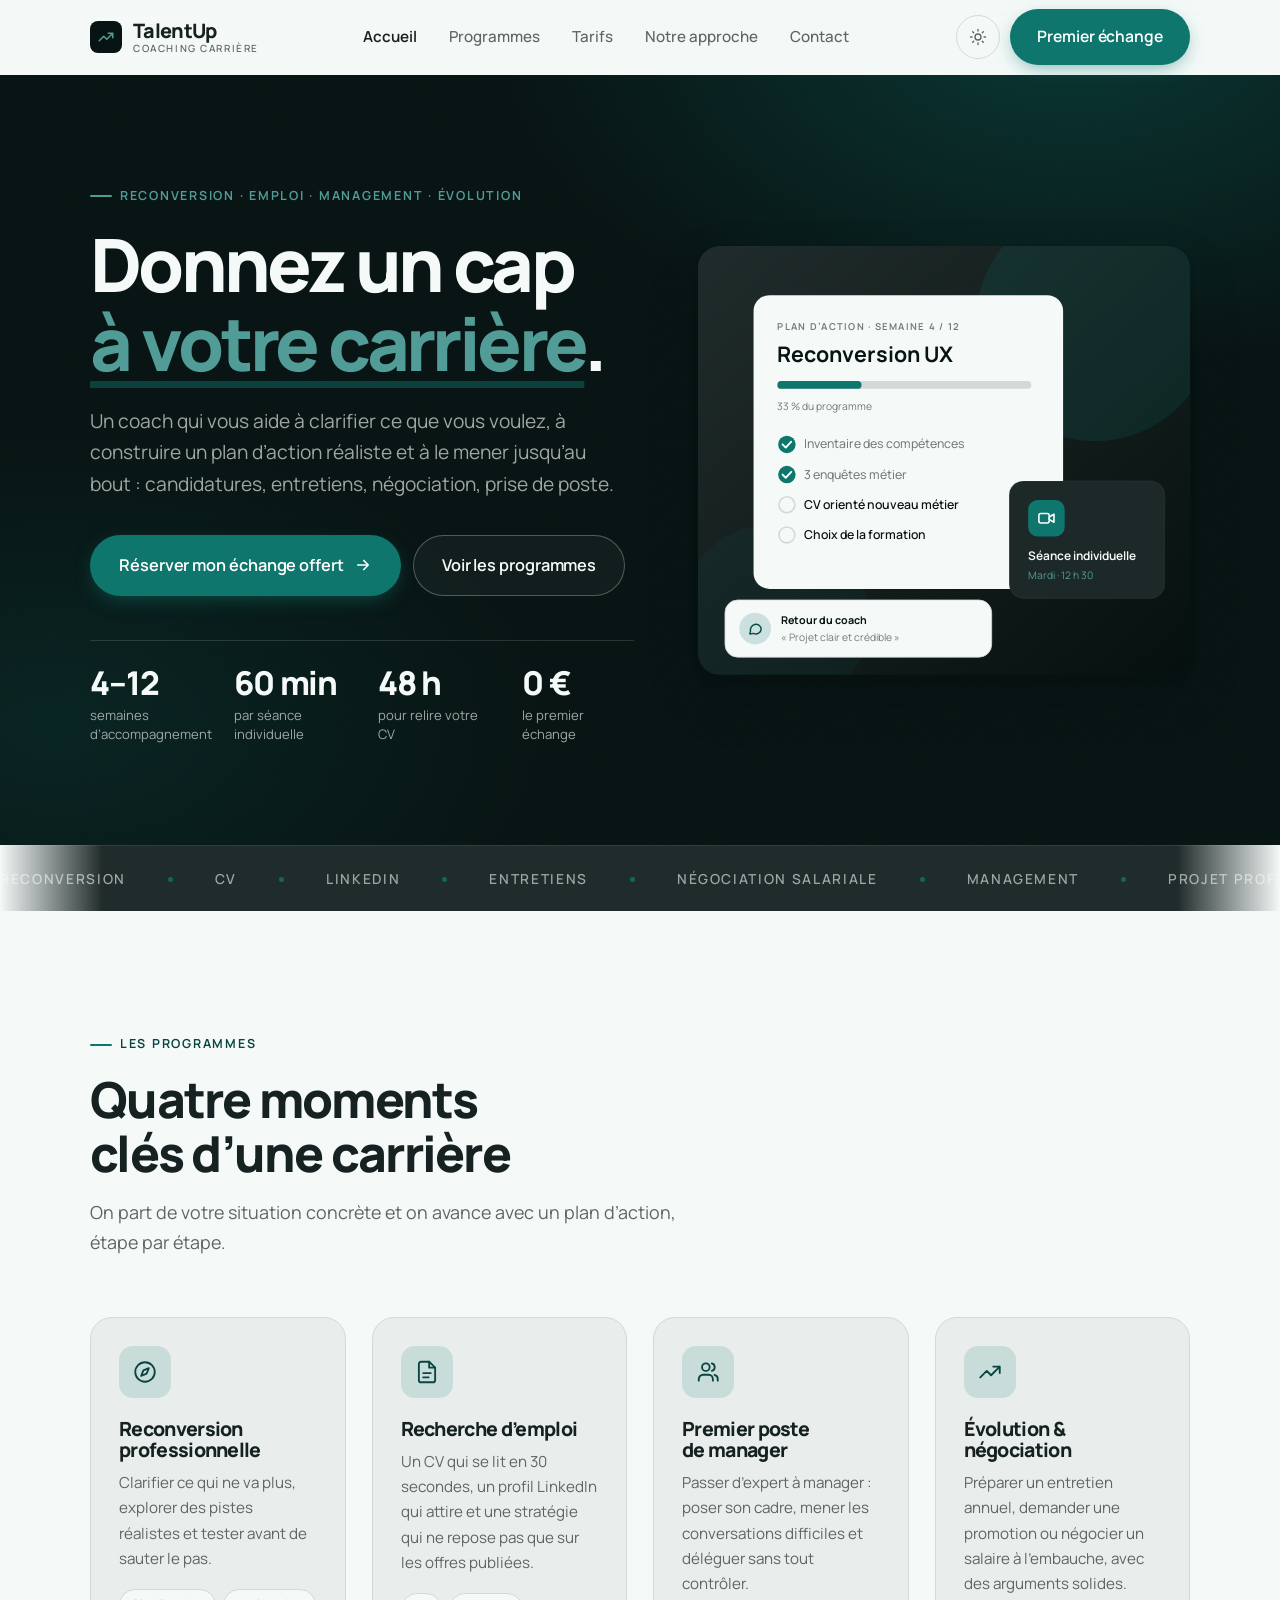
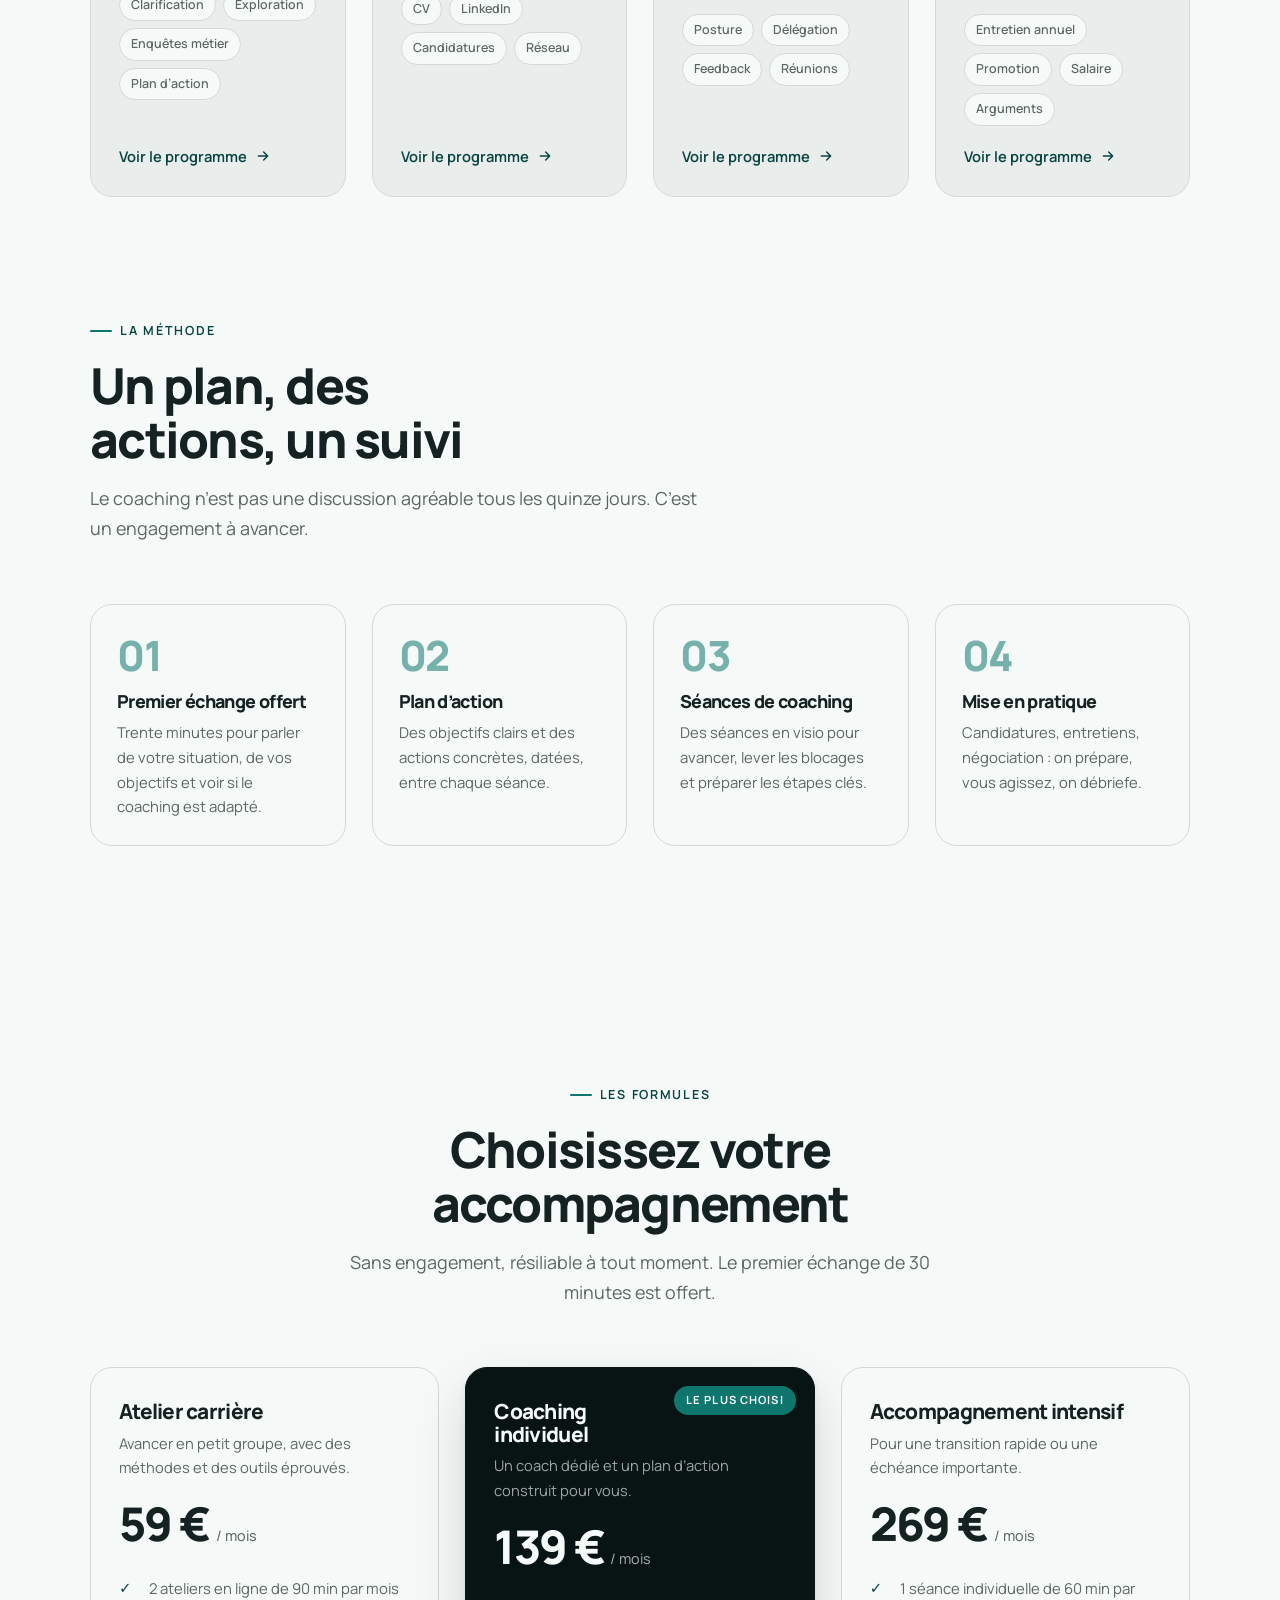
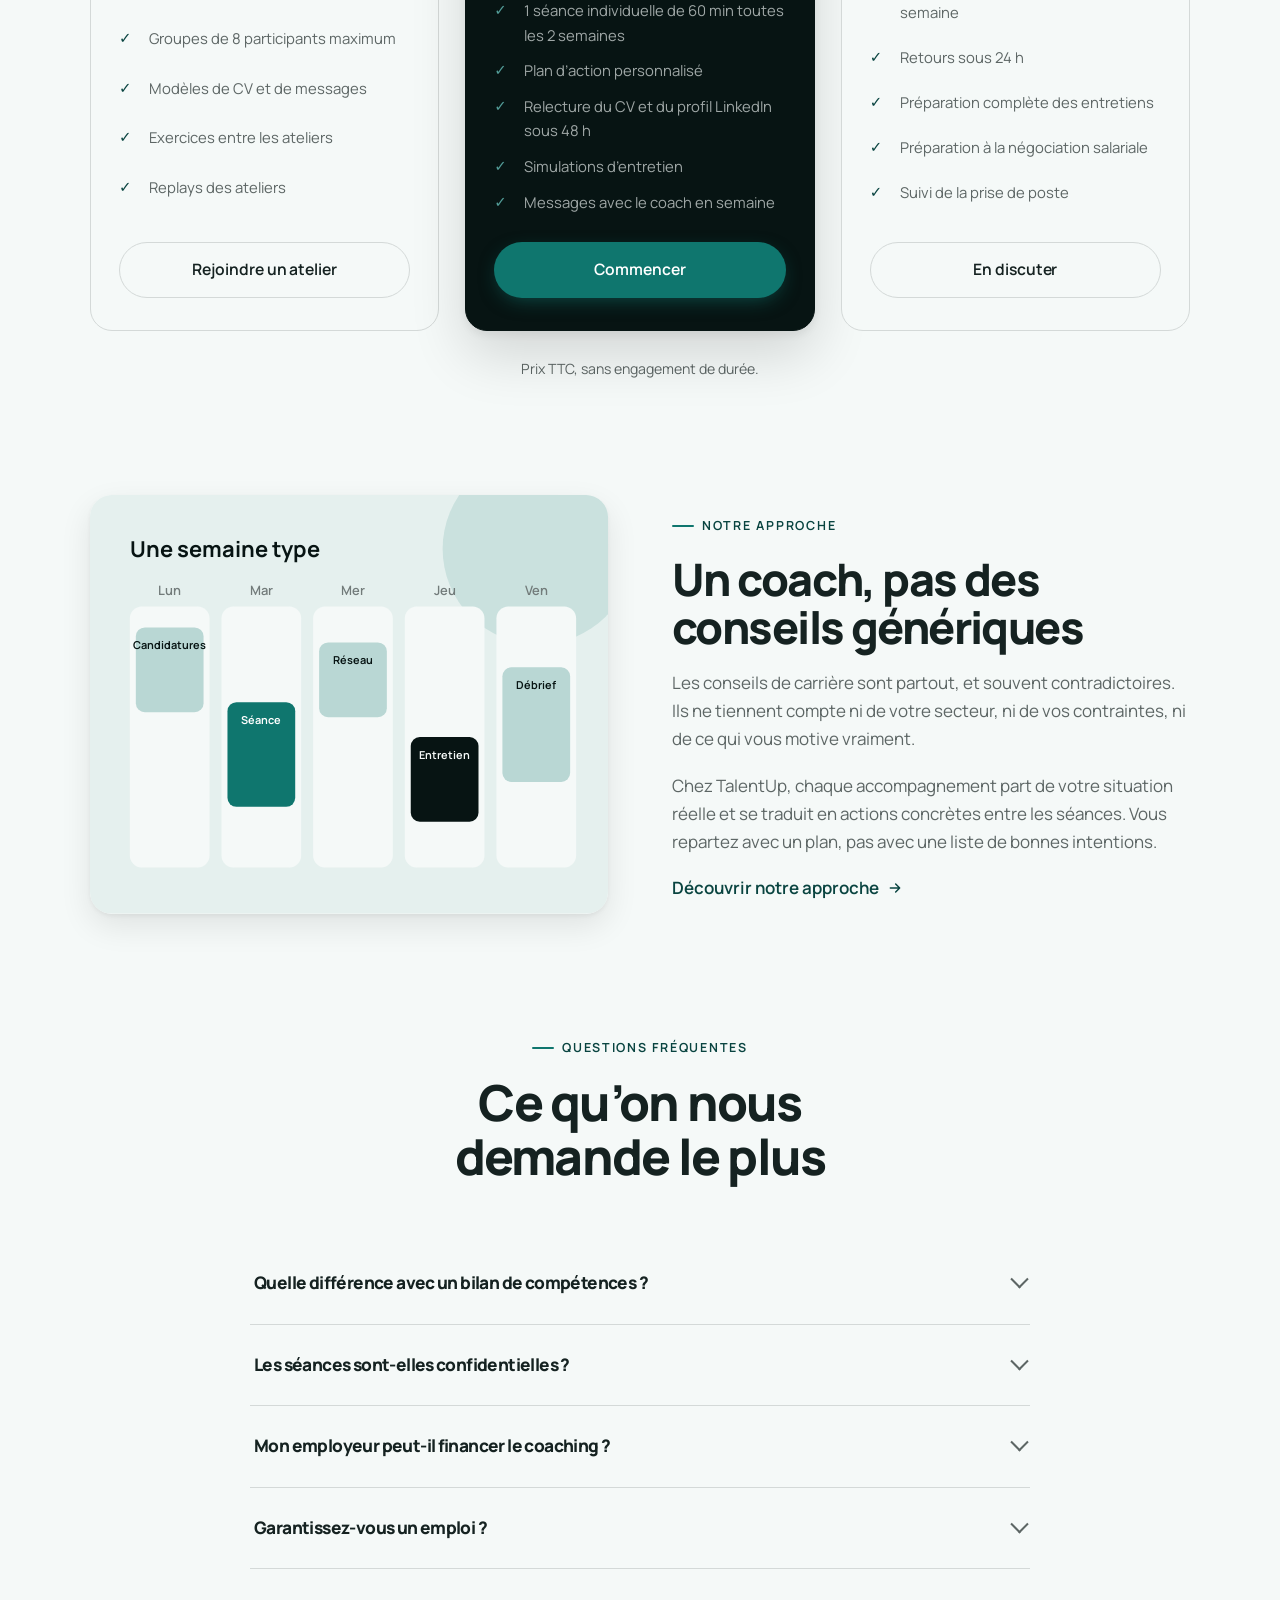
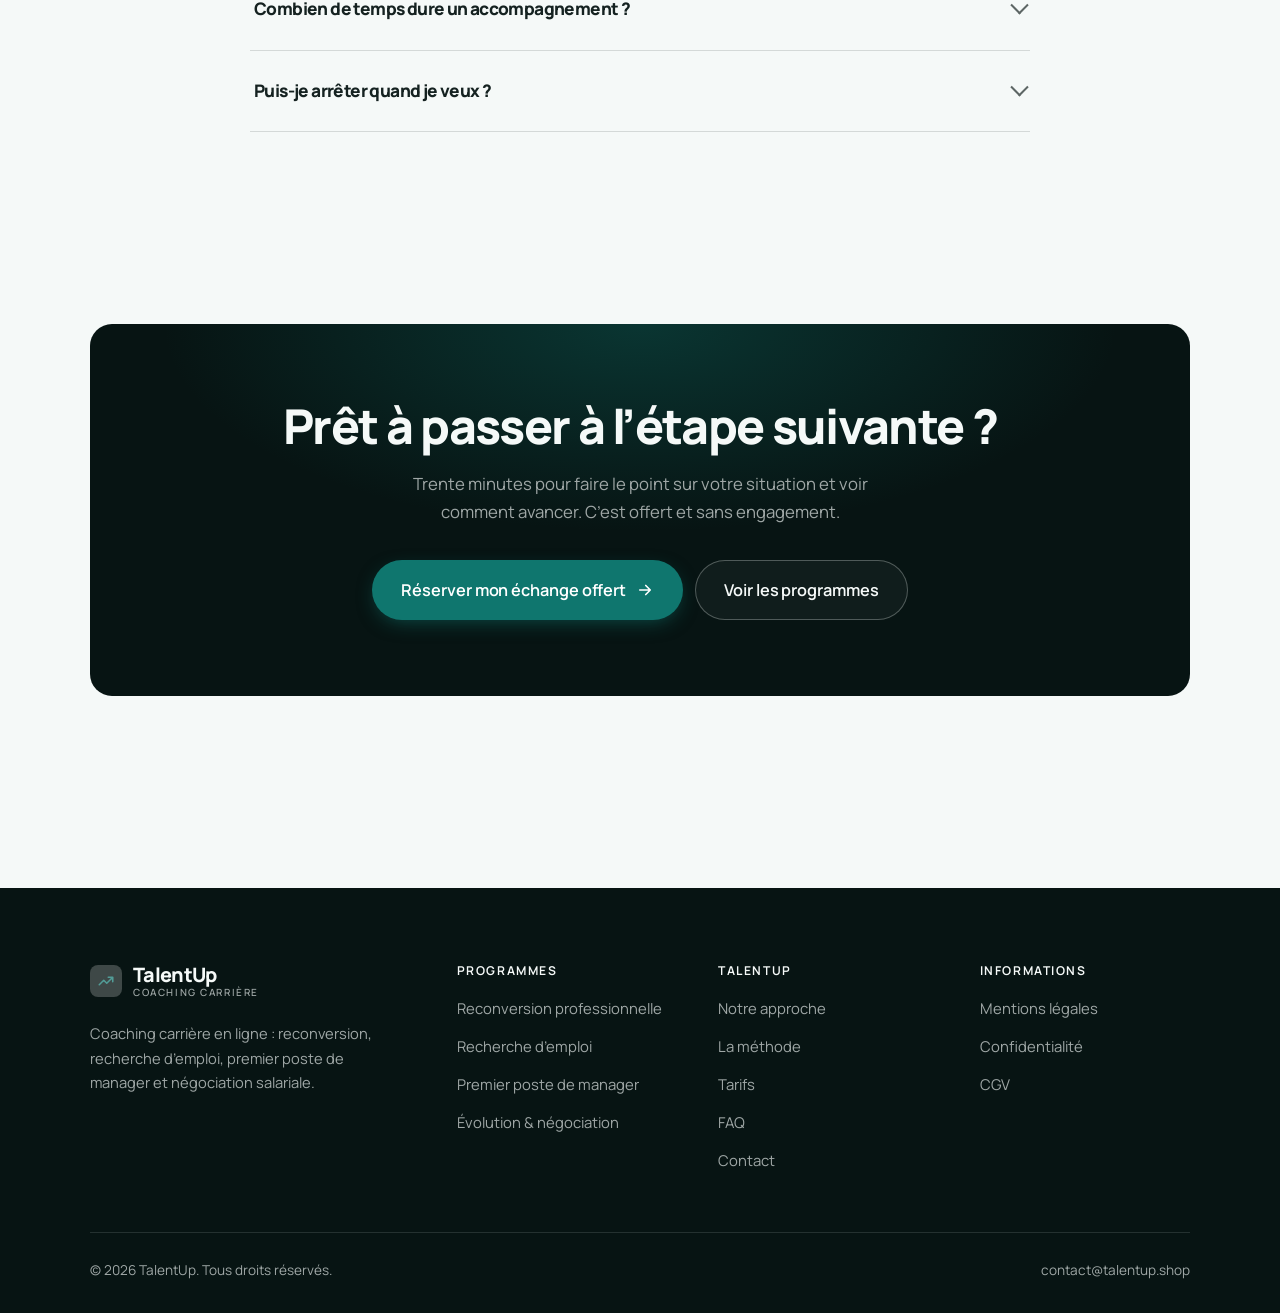
<file: index.html>
<!DOCTYPE html>
<html lang="fr" class="no-js">
<head>
<meta charset="utf-8">
<meta name="viewport" content="width=device-width, initial-scale=1">
<title>TalentUp — Coaching carrière : reconversion, emploi, management</title>
<meta name="description" content="Coaching carrière en ligne : reconversion professionnelle, recherche d’emploi, premier poste de manager, négociation salariale. Plan d’action et premier échange offert.">
<link rel="canonical" href="https://talentup.shop/">

<meta property="og:type" content="website">
<meta property="og:url" content="https://talentup.shop/">
<meta property="og:site_name" content="TalentUp">
<meta property="og:locale" content="fr_FR">
<meta property="og:title" content="TalentUp — Coaching carrière : reconversion, emploi, management">
<meta property="og:description" content="Coaching carrière en ligne : reconversion professionnelle, recherche d’emploi, premier poste de manager, négociation salariale. Plan d’action et premier échange offert.">
<meta name="theme-color" content="#071413">

<link rel="icon" href="assets/img/favicon.svg" type="image/svg+xml">
<link rel="preconnect" href="https://fonts.googleapis.com">
<link rel="preconnect" href="https://fonts.gstatic.com" crossorigin>
<link rel="stylesheet" href="https://fonts.googleapis.com/css2?family=Manrope:wght@400..800&display=swap">
<link rel="stylesheet" href="assets/css/style.css">

<!-- Thème appliqué avant le premier rendu (évite le flash) -->
<script>
document.documentElement.classList.remove('no-js');
(function(){try{var t=localStorage.getItem('site-theme');if(t){document.documentElement.setAttribute('data-theme',t);}}catch(e){}})();
</script>
<script type="application/ld+json">
{
  "@context": "https://schema.org",
  "@type": "Organization",
  "name": "TalentUp",
  "url": "https://talentup.shop/",
  "email": "contact@talentup.shop",
  "description": "Coaching carrière en ligne : reconversion professionnelle, recherche d’emploi, premier poste de manager, négociation salariale. Plan d’action et premier échange offert.",
  "areaServed": "FR",
  "knowsLanguage": "fr"
}
</script>
</head>

<body>
<a class="skip-link" href="#main">Aller au contenu principal</a>

<header class="site-header">
  <nav class="wrap nav" aria-label="Navigation principale">
    <a class="brand" href="index.html">
      <svg class="brand__mark" viewBox="0 0 64 64" aria-hidden="true">
        <rect class="bm-bg" width="64" height="64" rx="16"/>
        <g class="bm-ic" transform="translate(14 14) scale(1.5)" fill="none" stroke-width="2.1" stroke-linecap="round" stroke-linejoin="round"><path d="M3 17l6-6 4 4 8-8M15 7h6v6"/></g>
      </svg>
      <span>TalentUp<span class="brand__sub">Coaching carrière</span></span>
    </a>

    <ul class="nav__links" id="nav-links">
      <li><a href="index.html" aria-current="page">Accueil</a></li>
      <li><a href="programmes.html">Programmes</a></li>
      <li><a href="index.html#tarifs">Tarifs</a></li>
      <li><a href="a-propos.html">Notre approche</a></li>
      <li><a href="contact.html">Contact</a></li>
      <li><a class="btn btn--primary" href="contact.html">Premier échange</a></li>
    </ul>

    <div class="nav__cta">
      <button class="theme-toggle" type="button" aria-label="Passer en thème sombre">
        <svg class="icon-sun" viewBox="0 0 24 24" fill="none" stroke="currentColor" stroke-width="1.8" stroke-linecap="round" aria-hidden="true"><circle cx="12" cy="12" r="4"/><path d="M12 2v2m0 16v2M2 12h2m16 0h2M4.9 4.9l1.4 1.4m11.4 11.4 1.4 1.4M19.1 4.9l-1.4 1.4M6.3 17.7l-1.4 1.4"/></svg>
        <svg class="icon-moon" viewBox="0 0 24 24" fill="none" stroke="currentColor" stroke-width="1.8" stroke-linecap="round" stroke-linejoin="round" aria-hidden="true"><path d="M21 12.8A9 9 0 1 1 11.2 3a7 7 0 0 0 9.8 9.8z"/></svg>
      </button>
      <a class="btn btn--primary" href="contact.html">Premier échange</a>
      <button class="nav__toggle" type="button" aria-expanded="false" aria-controls="nav-links" aria-label="Ouvrir le menu">
        <svg class="icon-open" viewBox="0 0 24 24" fill="none" stroke="currentColor" stroke-width="2" stroke-linecap="round" aria-hidden="true"><path d="M3 6h18M3 12h18M3 18h18"/></svg>
        <svg class="icon-close" viewBox="0 0 24 24" fill="none" stroke="currentColor" stroke-width="2" stroke-linecap="round" aria-hidden="true"><path d="M6 6l12 12M18 6L6 18"/></svg>
      </button>
    </div>
  </nav>
</header>

<main id="main">

<section class="hero">
  <div class="wrap hero__inner">
    <div>
      <span class="eyebrow hero__eyebrow">Reconversion · Emploi · Management · Évolution</span>
      <h1>Donnez un cap<br> <em>à votre carrière</em>.</h1>
      <p class="hero__lede">Un coach qui vous aide à clarifier ce que vous voulez, à construire un plan d’action réaliste et à le mener jusqu’au bout : candidatures, entretiens, négociation, prise de poste.</p>

      <div class="hero__actions">
        <a class="btn btn--primary btn--lg" href="contact.html">Réserver mon échange offert <svg viewBox="0 0 24 24" fill="none" stroke="currentColor" stroke-width="2.2" stroke-linecap="round" stroke-linejoin="round" aria-hidden="true"><path d="M5 12h14M13 6l6 6-6 6"/></svg></a>
        <a class="btn btn--on-dark btn--lg" href="programmes.html">Voir les programmes</a>
      </div>

      <ul class="hero__proof">
        <li><span class="stat__num">4–12</span><span class="stat__label">semaines d’accompagnement</span></li>
        <li><span class="stat__num">60 min</span><span class="stat__label">par séance individuelle</span></li>
        <li><span class="stat__num">48 h</span><span class="stat__label">pour relire votre CV</span></li>
        <li><span class="stat__num">0 €</span><span class="stat__label">le premier échange</span></li>
      </ul>
    </div>

    <div class="hero__art">
      <svg viewBox="0 0 620 540" role="img" aria-label="Aperçu d’un plan d’action de reconversion en semaine 4 sur 12 : actions de la semaine, prochaine séance individuelle et retour du coach.">
        <defs>
          <linearGradient id="hbg" x1="0" y1="0" x2="1" y2="1">
            <stop offset="0" stop-color="#202c2b"/><stop offset="1" stop-color="#06100f"/>
          </linearGradient>
        </defs>
        <rect width="620" height="540" rx="22" fill="url(#hbg)"/>
        <circle cx="500" cy="96" r="150" fill="#0f766e" opacity=".16"/>
        <circle cx="96" cy="470" r="120" fill="#0f766e" opacity=".08"/>

        <g style="font-family: var(--font-body)">
          <!-- Carte programme -->
          <rect x="70" y="62" width="390" height="370" rx="20" fill="#f5f9f8"/>
          <text x="100" y="106" font-size="12" font-weight="650" letter-spacing="1.6" fill="#727b7a">PLAN D’ACTION · SEMAINE 4 / 12</text>
          <text x="100" y="146" font-size="27" font-weight="700" fill="#071413" style="font-family: var(--font-display)">Reconversion UX</text>
          <rect x="100" y="170" width="320" height="10" rx="5" fill="#d4d9d8"/>
          <rect x="100" y="170" width="106" height="10" rx="5" fill="#0f766e"/>
          <text x="100" y="206" font-size="13" fill="#727b7a">33 % du programme</text>
          <circle cx="112" cy="250" r="11" fill="#0f766e"/><path d="M106.5 250l4 4 7-7.5" fill="none" stroke="#ffffff" stroke-width="2.4" stroke-linecap="round" stroke-linejoin="round"/><text x="134" y="255" font-size="15.5" fill="#727b7a" font-weight="450">Inventaire des compétences</text>
          <circle cx="112" cy="288" r="11" fill="#0f766e"/><path d="M106.5 288l4 4 7-7.5" fill="none" stroke="#ffffff" stroke-width="2.4" stroke-linecap="round" stroke-linejoin="round"/><text x="134" y="293" font-size="15.5" fill="#727b7a" font-weight="450">3 enquêtes métier</text>
          <circle cx="112" cy="326" r="10" fill="none" stroke="#d4d9d8" stroke-width="2"/><text x="134" y="331" font-size="15.5" fill="#071413" font-weight="560">CV orienté nouveau métier</text>
          <circle cx="112" cy="364" r="10" fill="none" stroke="#d4d9d8" stroke-width="2"/><text x="134" y="369" font-size="15.5" fill="#071413" font-weight="560">Choix de la formation</text>

          <!-- Carte séance -->
          <rect x="392" y="296" width="196" height="148" rx="18" fill="#1d2928" stroke="#ffffff" stroke-opacity=".08"/>
          <rect x="416" y="320" width="46" height="46" rx="12" fill="#0f766e"/>
          <g transform="translate(427 331)" fill="none" stroke="#ffffff" color="#ffffff" stroke-width="2" stroke-linecap="round" stroke-linejoin="round"><rect x="2.5" y="6" width="13" height="12" rx="2.5"/><path d="M15.5 10.5 21.5 7v10l-6-3.5z"/></g>
          <text x="416" y="396" font-size="15" font-weight="650" fill="#f5f9f8">Séance individuelle</text>
          <text x="416" y="420" font-size="13" fill="#529c97">Mardi · 12 h 30</text>

          <!-- Retour du coach -->
          <rect x="34" y="446" width="336" height="72" rx="16" fill="#f5f9f8" stroke="#d4d9d8"/>
          <circle cx="72" cy="482" r="20" fill="#cce1df"/>
          <g transform="translate(62 472) scale(.84)" fill="none" stroke="#0a4d48" stroke-width="2.2" stroke-linecap="round" stroke-linejoin="round"><path d="M21 12a8 8 0 0 1-11.6 7.1L4 20l1-4.6A8 8 0 1 1 21 12z"/></g>
          <text x="104" y="476" font-size="13.5" font-weight="700" fill="#071413">Retour du coach</text>
          <text x="104" y="498" font-size="13" fill="#727b7a">« Projet clair et crédible »</text>
        </g>
      </svg>
    </div>
  </div>
</section>

<div class="marquee" aria-hidden="true">
  <div class="marquee__track"><span>Reconversion</span><span>CV</span><span>LinkedIn</span><span>Entretiens</span><span>Négociation salariale</span><span>Management</span><span>Projet professionnel</span><span>Réseau</span><span>Prise de poste</span><span>Leadership</span><span>Reconversion</span><span>CV</span><span>LinkedIn</span><span>Entretiens</span><span>Négociation salariale</span><span>Management</span><span>Projet professionnel</span><span>Réseau</span><span>Prise de poste</span><span>Leadership</span></div>
</div>

<section class="section wrap" id="programmes">
  <div class="section-head reveal">
    <span class="eyebrow">Les programmes</span>
    <h2>Quatre moments clés d’une carrière</h2>
    <p>On part de votre situation concrète et on avance avec un plan d’action, étape par étape.</p>
  </div>
  <div class="grid grid--4 reveal-group">
    <a class="card" href="programmes.html#reconversion">
      <div class="card__icon"><svg viewBox="0 0 24 24" fill="none" stroke="currentColor" stroke-width="1.7" stroke-linecap="round" stroke-linejoin="round" aria-hidden="true"><circle cx="12" cy="12" r="9"/><path d="M15.5 8.5 13.5 13.5 8.5 15.5 10.5 10.5z"/></svg></div>
      <h3>Reconversion professionnelle</h3>
      <p>Clarifier ce qui ne va plus, explorer des pistes réalistes et tester avant de sauter le pas.</p>
      <ul class="tags"><li>Clarification</li><li>Exploration</li><li>Enquêtes métier</li><li>Plan d’action</li></ul>
      <span class="arrow-link">Voir le programme <svg viewBox="0 0 24 24" fill="none" stroke="currentColor" stroke-width="2.2" stroke-linecap="round" stroke-linejoin="round" aria-hidden="true"><path d="M5 12h14M13 6l6 6-6 6"/></svg></span>
    </a>
    <a class="card" href="programmes.html#emploi">
      <div class="card__icon"><svg viewBox="0 0 24 24" fill="none" stroke="currentColor" stroke-width="1.7" stroke-linecap="round" stroke-linejoin="round" aria-hidden="true"><path d="M14 2.5H6.5A2 2 0 0 0 4.5 4.5v15a2 2 0 0 0 2 2h11a2 2 0 0 0 2-2V8z"/><path d="M14 2.5V8h5.5M8.5 13h7M8.5 17h5"/></svg></div>
      <h3>Recherche d’emploi</h3>
      <p>Un CV qui se lit en 30 secondes, un profil LinkedIn qui attire et une stratégie qui ne repose pas que sur les offres publiées.</p>
      <ul class="tags"><li>CV</li><li>LinkedIn</li><li>Candidatures</li><li>Réseau</li></ul>
      <span class="arrow-link">Voir le programme <svg viewBox="0 0 24 24" fill="none" stroke="currentColor" stroke-width="2.2" stroke-linecap="round" stroke-linejoin="round" aria-hidden="true"><path d="M5 12h14M13 6l6 6-6 6"/></svg></span>
    </a>
    <a class="card" href="programmes.html#management">
      <div class="card__icon"><svg viewBox="0 0 24 24" fill="none" stroke="currentColor" stroke-width="1.7" stroke-linecap="round" stroke-linejoin="round" aria-hidden="true"><path d="M16.5 20v-1.5a4 4 0 0 0-4-4h-5a4 4 0 0 0-4 4V20"/><circle cx="10" cy="7.5" r="3.5"/><path d="M21 20v-1.5a4 4 0 0 0-3-3.9M15.5 4.1a3.5 3.5 0 0 1 0 6.8"/></svg></div>
      <h3>Premier poste de manager</h3>
      <p>Passer d’expert à manager : poser son cadre, mener les conversations difficiles et déléguer sans tout contrôler.</p>
      <ul class="tags"><li>Posture</li><li>Délégation</li><li>Feedback</li><li>Réunions</li></ul>
      <span class="arrow-link">Voir le programme <svg viewBox="0 0 24 24" fill="none" stroke="currentColor" stroke-width="2.2" stroke-linecap="round" stroke-linejoin="round" aria-hidden="true"><path d="M5 12h14M13 6l6 6-6 6"/></svg></span>
    </a>
    <a class="card" href="programmes.html#negociation">
      <div class="card__icon"><svg viewBox="0 0 24 24" fill="none" stroke="currentColor" stroke-width="1.7" stroke-linecap="round" stroke-linejoin="round" aria-hidden="true"><path d="M3 17l6-6 4 4 8-8M15 7h6v6"/></svg></div>
      <h3>Évolution &amp; négociation</h3>
      <p>Préparer un entretien annuel, demander une promotion ou négocier un salaire à l’embauche, avec des arguments solides.</p>
      <ul class="tags"><li>Entretien annuel</li><li>Promotion</li><li>Salaire</li><li>Arguments</li></ul>
      <span class="arrow-link">Voir le programme <svg viewBox="0 0 24 24" fill="none" stroke="currentColor" stroke-width="2.2" stroke-linecap="round" stroke-linejoin="round" aria-hidden="true"><path d="M5 12h14M13 6l6 6-6 6"/></svg></span>
    </a>
  </div>
</section>

<section class="section section--flush wrap" id="methode">
  <div class="section-head reveal">
    <span class="eyebrow">La méthode</span>
    <h2>Un plan, des actions, un suivi</h2>
    <p>Le coaching n’est pas une discussion agréable tous les quinze jours. C’est un engagement à avancer.</p>
  </div>
  <div class="grid grid--4 steps reveal-group">
    <article class="step">
      <h3>Premier échange offert</h3>
      <p>Trente minutes pour parler de votre situation, de vos objectifs et voir si le coaching est adapté.</p>
    </article>
    <article class="step">
      <h3>Plan d’action</h3>
      <p>Des objectifs clairs et des actions concrètes, datées, entre chaque séance.</p>
    </article>
    <article class="step">
      <h3>Séances de coaching</h3>
      <p>Des séances en visio pour avancer, lever les blocages et préparer les étapes clés.</p>
    </article>
    <article class="step">
      <h3>Mise en pratique</h3>
      <p>Candidatures, entretiens, négociation : on prépare, vous agissez, on débriefe.</p>
    </article>
  </div>
</section>

<section class="section wrap" id="tarifs">
  <div class="section-head section-head--center reveal">
    <span class="eyebrow">Les formules</span>
    <h2>Choisissez votre accompagnement</h2>
    <p>Sans engagement, résiliable à tout moment. Le premier échange de 30 minutes est offert.</p>
  </div>
  <div class="grid grid--3 plans reveal-group">
    <article class="plan">
      
      <h3>Atelier carrière</h3>
      <p class="plan__desc">Avancer en petit groupe, avec des méthodes et des outils éprouvés.</p>
      <p class="plan__price">59 €<span class="plan__period">/ mois</span></p>
      <ul class="plan__features">
        <li>2 ateliers en ligne de 90 min par mois</li>
        <li>Groupes de 8 participants maximum</li>
        <li>Modèles de CV et de messages</li>
        <li>Exercices entre les ateliers</li>
        <li>Replays des ateliers</li>
      </ul>
      <a class="btn btn--ghost btn--block" href="contact.html">Rejoindre un atelier</a>
    </article>
    <article class="plan plan--featured">
      <span class="plan__tag">Le plus choisi</span>
      <h3>Coaching individuel</h3>
      <p class="plan__desc">Un coach dédié et un plan d’action construit pour vous.</p>
      <p class="plan__price">139 €<span class="plan__period">/ mois</span></p>
      <ul class="plan__features">
        <li>1 séance individuelle de 60 min toutes les 2 semaines</li>
        <li>Plan d’action personnalisé</li>
        <li>Relecture du CV et du profil LinkedIn sous 48 h</li>
        <li>Simulations d’entretien</li>
        <li>Messages avec le coach en semaine</li>
      </ul>
      <a class="btn btn--primary btn--block" href="contact.html">Commencer</a>
    </article>
    <article class="plan">
      
      <h3>Accompagnement intensif</h3>
      <p class="plan__desc">Pour une transition rapide ou une échéance importante.</p>
      <p class="plan__price">269 €<span class="plan__period">/ mois</span></p>
      <ul class="plan__features">
        <li>1 séance individuelle de 60 min par semaine</li>
        <li>Retours sous 24 h</li>
        <li>Préparation complète des entretiens</li>
        <li>Préparation à la négociation salariale</li>
        <li>Suivi de la prise de poste</li>
      </ul>
      <a class="btn btn--ghost btn--block" href="contact.html">En discuter</a>
    </article>
  </div>
  <p class="plans-note">Prix TTC, sans engagement de durée.</p>
</section>

<section class="section section--flush wrap">
  <div class="split reveal">
    <div class="split__art">
      <svg viewBox="0 0 520 420" role="img" aria-label="Exemple de semaine type : Candidatures, Séance, Réseau, Entretien, Débrief.">
        <rect width="520" height="420" rx="20" fill="#e5f0ee"/>
        <circle cx="450" cy="54" r="96" fill="#0f766e" opacity=".12"/>
        <g style="font-family: var(--font-body)">
        <text x="40" y="62" font-size="22" font-weight="700" fill="#071413" style="font-family: var(--font-display)">Une semaine type</text>
        <text x="80" y="100" text-anchor="middle" font-size="13" font-weight="600" fill="#727b7a">Lun</text>
        <rect x="40" y="112" width="80" height="262" rx="12" fill="#f5f9f8"/>
        <rect x="46" y="133" width="68" height="85" rx="9" fill="#b9d7d4"/>
        <text x="80" y="155" text-anchor="middle" font-size="11" font-weight="650" fill="#071413">Candidatures</text>
        <text x="172" y="100" text-anchor="middle" font-size="13" font-weight="600" fill="#727b7a">Mar</text>
        <rect x="132" y="112" width="80" height="262" rx="12" fill="#f5f9f8"/>
        <rect x="138" y="208" width="68" height="105" rx="9" fill="#0f766e"/>
        <text x="172" y="230" text-anchor="middle" font-size="11" font-weight="650" fill="#ffffff">Séance</text>
        <text x="264" y="100" text-anchor="middle" font-size="13" font-weight="600" fill="#727b7a">Mer</text>
        <rect x="224" y="112" width="80" height="262" rx="12" fill="#f5f9f8"/>
        <rect x="230" y="148" width="68" height="75" rx="9" fill="#b9d7d4"/>
        <text x="264" y="170" text-anchor="middle" font-size="11" font-weight="650" fill="#071413">Réseau</text>
        <text x="356" y="100" text-anchor="middle" font-size="13" font-weight="600" fill="#727b7a">Jeu</text>
        <rect x="316" y="112" width="80" height="262" rx="12" fill="#f5f9f8"/>
        <rect x="322" y="243" width="68" height="85" rx="9" fill="#071413"/>
        <text x="356" y="265" text-anchor="middle" font-size="11" font-weight="650" fill="#f5f9f8">Entretien</text>
        <text x="448" y="100" text-anchor="middle" font-size="13" font-weight="600" fill="#727b7a">Ven</text>
        <rect x="408" y="112" width="80" height="262" rx="12" fill="#f5f9f8"/>
        <rect x="414" y="173" width="68" height="115" rx="9" fill="#b9d7d4"/>
        <text x="448" y="195" text-anchor="middle" font-size="11" font-weight="650" fill="#071413">Débrief</text>
        </g>
      </svg>
    </div>
    <div>
      <span class="eyebrow">Notre approche</span>
      <h2>Un coach, pas des conseils génériques</h2>
      <p>Les conseils de carrière sont partout, et souvent contradictoires. Ils ne tiennent compte ni de votre secteur, ni de vos contraintes, ni de ce qui vous motive vraiment.</p>
      <p>Chez TalentUp, chaque accompagnement part de votre situation réelle et se traduit en actions concrètes entre les séances. Vous repartez avec un plan, pas avec une liste de bonnes intentions.</p>
      <p><a class="arrow-link" href="a-propos.html">Découvrir notre approche <svg viewBox="0 0 24 24" fill="none" stroke="currentColor" stroke-width="2.2" stroke-linecap="round" stroke-linejoin="round" aria-hidden="true"><path d="M5 12h14M13 6l6 6-6 6"/></svg></a></p>
    </div>
  </div>
</section>

<section class="section section--flush wrap" id="faq">
  <div class="section-head section-head--center reveal">
    <span class="eyebrow">Questions fréquentes</span>
    <h2>Ce qu’on nous demande le plus</h2>
  </div>
  <div class="faq reveal">
    <details>
      <summary>Quelle différence avec un bilan de compétences ?</summary>
      <p>Le bilan de compétences est une prestation encadrée par le Code du travail et finançable par le CPF. Le coaching TalentUp n’en est pas un : il est plus court, centré sur l’action, et n’est pas éligible au CPF.</p>
    </details>
    <details>
      <summary>Les séances sont-elles confidentielles ?</summary>
      <p>Oui. Le contenu des séances n’est jamais communiqué à un tiers, y compris à votre employeur.</p>
    </details>
    <details>
      <summary>Mon employeur peut-il financer le coaching ?</summary>
      <p>C’est possible dans certaines entreprises. Écrivez-nous : une facture au nom de l’entreprise peut être établie sur demande.</p>
    </details>
    <details>
      <summary>Garantissez-vous un emploi ?</summary>
      <p>Non, personne ne peut honnêtement le garantir. Nous garantissons un accompagnement structuré, des outils solides et un suivi régulier.</p>
    </details>
    <details>
      <summary>Combien de temps dure un accompagnement ?</summary>
      <p>Entre 4 et 12 semaines selon l’objectif. Une négociation salariale se prépare en quelques semaines ; une reconversion demande davantage de temps.</p>
    </details>
    <details>
      <summary>Puis-je arrêter quand je veux ?</summary>
      <p>Oui. Aucune formule n’a d’engagement : vous résiliez à tout moment et l’accès reste ouvert jusqu’à la fin du mois déjà payé.</p>
    </details>
  </div>
</section>

<section class="wrap section--tight">
  <div class="cta-band reveal">
    <h2>Prêt à passer à l’étape suivante ?</h2>
    <p>Trente minutes pour faire le point sur votre situation et voir comment avancer. C’est offert et sans engagement.</p>
    <div class="hero__actions">
      <a class="btn btn--primary btn--lg" href="contact.html">Réserver mon échange offert <svg viewBox="0 0 24 24" fill="none" stroke="currentColor" stroke-width="2.2" stroke-linecap="round" stroke-linejoin="round" aria-hidden="true"><path d="M5 12h14M13 6l6 6-6 6"/></svg></a>
      <a class="btn btn--on-dark btn--lg" href="programmes.html">Voir les programmes</a>
    </div>
  </div>
</section>

</main>

<footer class="site-footer">
  <div class="wrap">
    <div class="footer__grid">
      <div class="footer__brand">
        <a class="brand" href="index.html">
          <svg class="brand__mark" viewBox="0 0 64 64" aria-hidden="true">
        <rect class="bm-bg" width="64" height="64" rx="16"/>
        <g class="bm-ic" transform="translate(14 14) scale(1.5)" fill="none" stroke-width="2.1" stroke-linecap="round" stroke-linejoin="round"><path d="M3 17l6-6 4 4 8-8M15 7h6v6"/></g>
      </svg>
          <span>TalentUp<span class="brand__sub">Coaching carrière</span></span>
        </a>
        <p>Coaching carrière en ligne : reconversion, recherche d’emploi, premier poste de manager et négociation salariale.</p>
      </div>

      <div class="footer__col">
        <h4>Programmes</h4>
        <ul>
          <li><a href="programmes.html#reconversion">Reconversion professionnelle</a></li>
          <li><a href="programmes.html#emploi">Recherche d’emploi</a></li>
          <li><a href="programmes.html#management">Premier poste de manager</a></li>
          <li><a href="programmes.html#negociation">Évolution &amp; négociation</a></li>
        </ul>
      </div>

      <div class="footer__col">
        <h4>TalentUp</h4>
        <ul>
          <li><a href="a-propos.html">Notre approche</a></li>
          <li><a href="index.html#methode">La méthode</a></li>
          <li><a href="index.html#tarifs">Tarifs</a></li>
          <li><a href="index.html#faq">FAQ</a></li>
          <li><a href="contact.html">Contact</a></li>
        </ul>
      </div>

      <div class="footer__col">
        <h4>Informations</h4>
        <ul>
          <li><a href="mentions-legales.html">Mentions légales</a></li>
          <li><a href="mentions-legales.html#confidentialite">Confidentialité</a></li>
          <li><a href="mentions-legales.html#cgv">CGV</a></li>
        </ul>
      </div>
    </div>

    <div class="footer__bottom">
      <p>© <span data-year>2026</span> TalentUp. Tous droits réservés.</p>
      <p><a href="mailto:contact@talentup.shop">contact@talentup.shop</a></p>
    </div>
  </div>
</footer>

<script src="assets/js/main.js" defer></script>
</body>
</html>
</file>
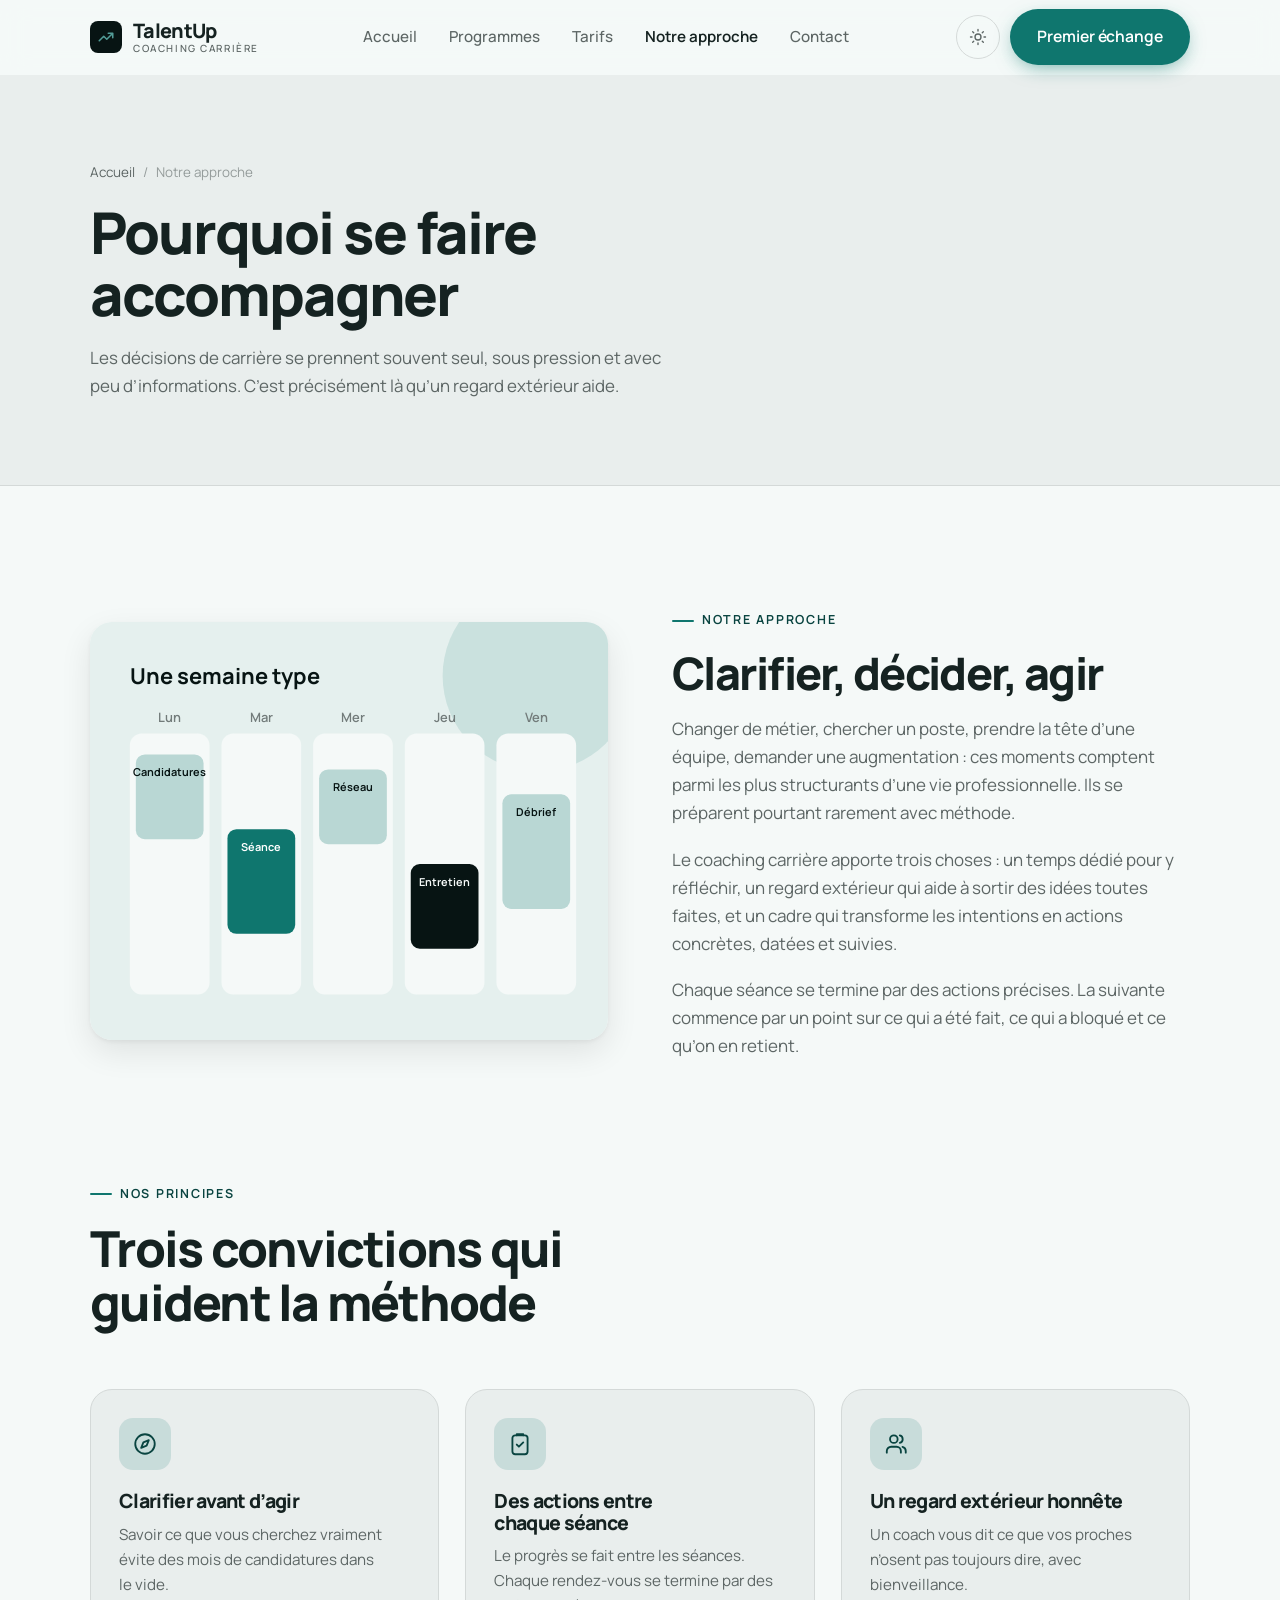
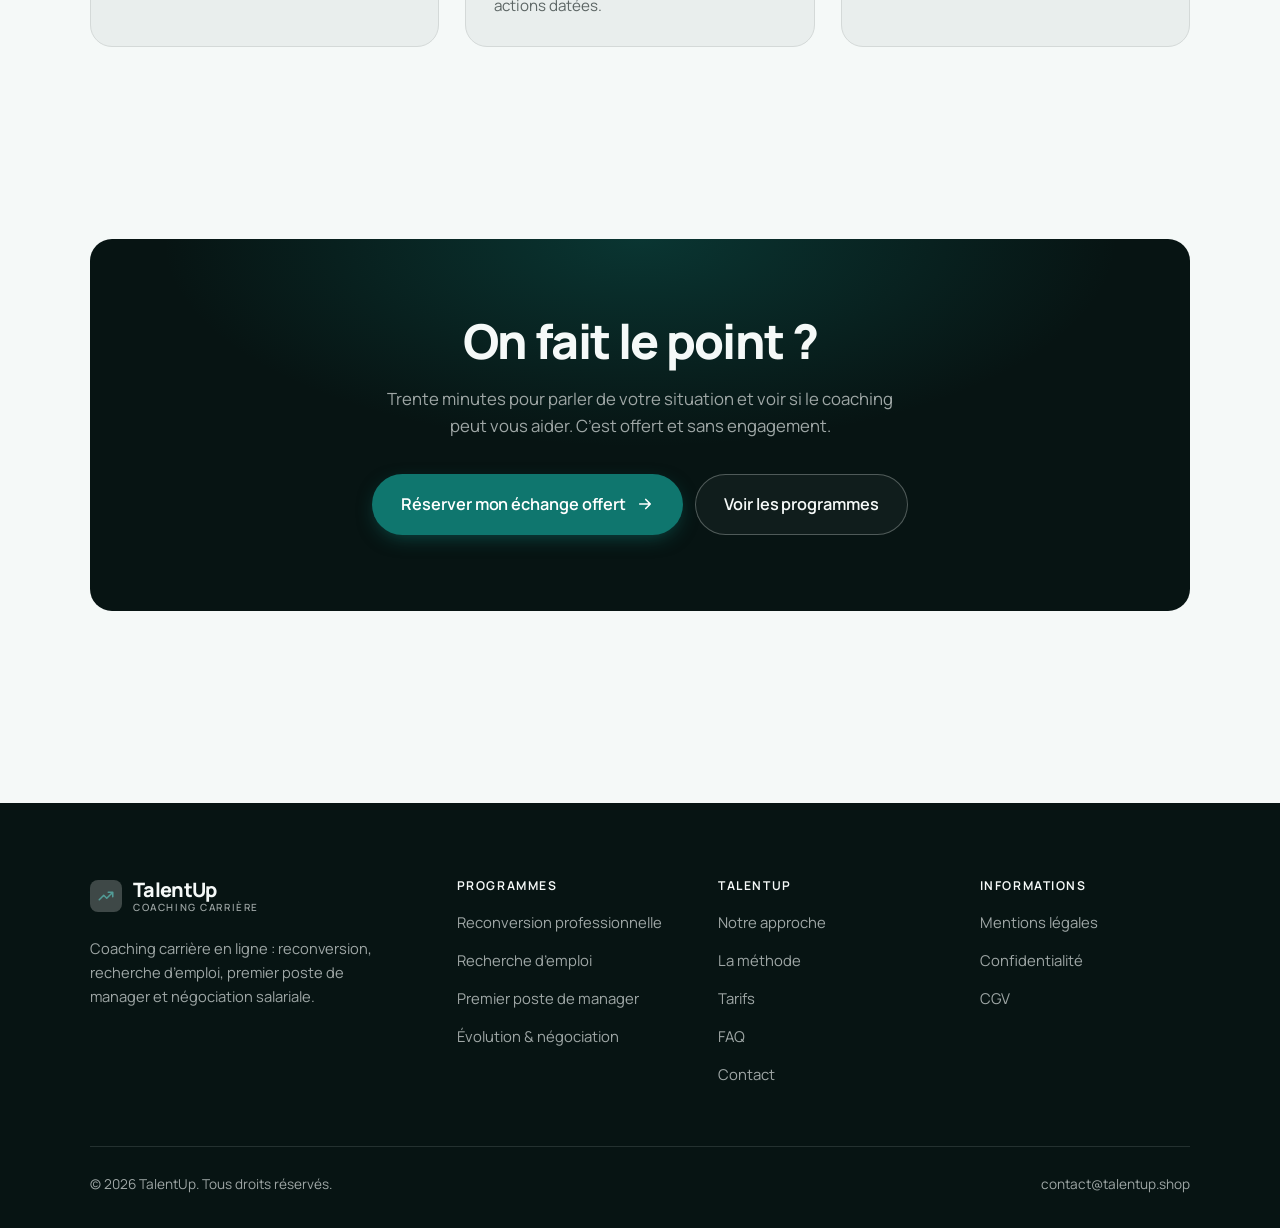
<file: a-propos.html>
<!DOCTYPE html>
<html lang="fr" class="no-js">
<head>
<meta charset="utf-8">
<meta name="viewport" content="width=device-width, initial-scale=1">
<title>Notre approche — TalentUp</title>
<meta name="description" content="Pourquoi se faire accompagner dans sa carrière par un coach, et les principes de la méthode TalentUp.">
<link rel="canonical" href="https://talentup.shop/a-propos.html">

<meta property="og:type" content="website">
<meta property="og:url" content="https://talentup.shop/a-propos.html">
<meta property="og:site_name" content="TalentUp">
<meta property="og:locale" content="fr_FR">
<meta property="og:title" content="Notre approche — TalentUp">
<meta property="og:description" content="Pourquoi se faire accompagner dans sa carrière par un coach, et les principes de la méthode TalentUp.">
<meta name="theme-color" content="#071413">

<link rel="icon" href="assets/img/favicon.svg" type="image/svg+xml">
<link rel="preconnect" href="https://fonts.googleapis.com">
<link rel="preconnect" href="https://fonts.gstatic.com" crossorigin>
<link rel="stylesheet" href="https://fonts.googleapis.com/css2?family=Manrope:wght@400..800&display=swap">
<link rel="stylesheet" href="assets/css/style.css">

<!-- Thème appliqué avant le premier rendu (évite le flash) -->
<script>
document.documentElement.classList.remove('no-js');
(function(){try{var t=localStorage.getItem('site-theme');if(t){document.documentElement.setAttribute('data-theme',t);}}catch(e){}})();
</script>
</head>

<body>
<a class="skip-link" href="#main">Aller au contenu principal</a>

<header class="site-header">
  <nav class="wrap nav" aria-label="Navigation principale">
    <a class="brand" href="index.html">
      <svg class="brand__mark" viewBox="0 0 64 64" aria-hidden="true">
        <rect class="bm-bg" width="64" height="64" rx="16"/>
        <g class="bm-ic" transform="translate(14 14) scale(1.5)" fill="none" stroke-width="2.1" stroke-linecap="round" stroke-linejoin="round"><path d="M3 17l6-6 4 4 8-8M15 7h6v6"/></g>
      </svg>
      <span>TalentUp<span class="brand__sub">Coaching carrière</span></span>
    </a>

    <ul class="nav__links" id="nav-links">
      <li><a href="index.html">Accueil</a></li>
      <li><a href="programmes.html">Programmes</a></li>
      <li><a href="index.html#tarifs">Tarifs</a></li>
      <li><a href="a-propos.html" aria-current="page">Notre approche</a></li>
      <li><a href="contact.html">Contact</a></li>
      <li><a class="btn btn--primary" href="contact.html">Premier échange</a></li>
    </ul>

    <div class="nav__cta">
      <button class="theme-toggle" type="button" aria-label="Passer en thème sombre">
        <svg class="icon-sun" viewBox="0 0 24 24" fill="none" stroke="currentColor" stroke-width="1.8" stroke-linecap="round" aria-hidden="true"><circle cx="12" cy="12" r="4"/><path d="M12 2v2m0 16v2M2 12h2m16 0h2M4.9 4.9l1.4 1.4m11.4 11.4 1.4 1.4M19.1 4.9l-1.4 1.4M6.3 17.7l-1.4 1.4"/></svg>
        <svg class="icon-moon" viewBox="0 0 24 24" fill="none" stroke="currentColor" stroke-width="1.8" stroke-linecap="round" stroke-linejoin="round" aria-hidden="true"><path d="M21 12.8A9 9 0 1 1 11.2 3a7 7 0 0 0 9.8 9.8z"/></svg>
      </button>
      <a class="btn btn--primary" href="contact.html">Premier échange</a>
      <button class="nav__toggle" type="button" aria-expanded="false" aria-controls="nav-links" aria-label="Ouvrir le menu">
        <svg class="icon-open" viewBox="0 0 24 24" fill="none" stroke="currentColor" stroke-width="2" stroke-linecap="round" aria-hidden="true"><path d="M3 6h18M3 12h18M3 18h18"/></svg>
        <svg class="icon-close" viewBox="0 0 24 24" fill="none" stroke="currentColor" stroke-width="2" stroke-linecap="round" aria-hidden="true"><path d="M6 6l12 12M18 6L6 18"/></svg>
      </button>
    </div>
  </nav>
</header>

<main id="main">

<section class="page-head">
  <div class="wrap">
    <nav class="breadcrumb" aria-label="Fil d’Ariane">
      <a href="index.html">Accueil</a><span>/</span><span aria-current="page">Notre approche</span>
    </nav>
    <h1>Pourquoi se faire accompagner</h1>
    <p>Les décisions de carrière se prennent souvent seul, sous pression et avec peu d’informations. C’est précisément là qu’un regard extérieur aide.</p>
  </div>
</section>

<section class="section wrap">
  <div class="split reveal">
    <div class="split__art">
      <svg viewBox="0 0 520 420" role="img" aria-label="Exemple de semaine type : Candidatures, Séance, Réseau, Entretien, Débrief.">
        <rect width="520" height="420" rx="20" fill="#e5f0ee"/>
        <circle cx="450" cy="54" r="96" fill="#0f766e" opacity=".12"/>
        <g style="font-family: var(--font-body)">
        <text x="40" y="62" font-size="22" font-weight="700" fill="#071413" style="font-family: var(--font-display)">Une semaine type</text>
        <text x="80" y="100" text-anchor="middle" font-size="13" font-weight="600" fill="#727b7a">Lun</text>
        <rect x="40" y="112" width="80" height="262" rx="12" fill="#f5f9f8"/>
        <rect x="46" y="133" width="68" height="85" rx="9" fill="#b9d7d4"/>
        <text x="80" y="155" text-anchor="middle" font-size="11" font-weight="650" fill="#071413">Candidatures</text>
        <text x="172" y="100" text-anchor="middle" font-size="13" font-weight="600" fill="#727b7a">Mar</text>
        <rect x="132" y="112" width="80" height="262" rx="12" fill="#f5f9f8"/>
        <rect x="138" y="208" width="68" height="105" rx="9" fill="#0f766e"/>
        <text x="172" y="230" text-anchor="middle" font-size="11" font-weight="650" fill="#ffffff">Séance</text>
        <text x="264" y="100" text-anchor="middle" font-size="13" font-weight="600" fill="#727b7a">Mer</text>
        <rect x="224" y="112" width="80" height="262" rx="12" fill="#f5f9f8"/>
        <rect x="230" y="148" width="68" height="75" rx="9" fill="#b9d7d4"/>
        <text x="264" y="170" text-anchor="middle" font-size="11" font-weight="650" fill="#071413">Réseau</text>
        <text x="356" y="100" text-anchor="middle" font-size="13" font-weight="600" fill="#727b7a">Jeu</text>
        <rect x="316" y="112" width="80" height="262" rx="12" fill="#f5f9f8"/>
        <rect x="322" y="243" width="68" height="85" rx="9" fill="#071413"/>
        <text x="356" y="265" text-anchor="middle" font-size="11" font-weight="650" fill="#f5f9f8">Entretien</text>
        <text x="448" y="100" text-anchor="middle" font-size="13" font-weight="600" fill="#727b7a">Ven</text>
        <rect x="408" y="112" width="80" height="262" rx="12" fill="#f5f9f8"/>
        <rect x="414" y="173" width="68" height="115" rx="9" fill="#b9d7d4"/>
        <text x="448" y="195" text-anchor="middle" font-size="11" font-weight="650" fill="#071413">Débrief</text>
        </g>
      </svg>
    </div>
    <div>
      <span class="eyebrow">Notre approche</span>
      <h2>Clarifier, décider, agir</h2>
      <p>Changer de métier, chercher un poste, prendre la tête d’une équipe, demander une augmentation : ces moments comptent parmi les plus structurants d’une vie professionnelle. Ils se préparent pourtant rarement avec méthode.</p>
      <p>Le coaching carrière apporte trois choses : un temps dédié pour y réfléchir, un regard extérieur qui aide à sortir des idées toutes faites, et un cadre qui transforme les intentions en actions concrètes, datées et suivies.</p>
      <p>Chaque séance se termine par des actions précises. La suivante commence par un point sur ce qui a été fait, ce qui a bloqué et ce qu’on en retient.</p>
      <!--
        À COMPLÉTER : ajoutez une présentation de la personne qui coache
        (prénom, parcours réel), avec une photo si possible. N'inventez ni
        diplôme ni expérience : voir README.md.
      -->
    </div>
  </div>
</section>

<section class="section section--flush wrap">
  <div class="section-head reveal">
    <span class="eyebrow">Nos principes</span>
    <h2>Trois convictions qui guident la méthode</h2>
  </div>
  <div class="grid grid--3 reveal-group">
    <article class="card">
      <div class="card__icon"><svg viewBox="0 0 24 24" fill="none" stroke="currentColor" stroke-width="1.7" stroke-linecap="round" stroke-linejoin="round" aria-hidden="true"><circle cx="12" cy="12" r="9"/><path d="M15.5 8.5 13.5 13.5 8.5 15.5 10.5 10.5z"/></svg></div>
      <h3>Clarifier avant d’agir</h3>
      <p>Savoir ce que vous cherchez vraiment évite des mois de candidatures dans le vide.</p>
    </article>
    <article class="card">
      <div class="card__icon"><svg viewBox="0 0 24 24" fill="none" stroke="currentColor" stroke-width="1.7" stroke-linecap="round" stroke-linejoin="round" aria-hidden="true"><rect x="5" y="4" width="14" height="17.5" rx="2.5"/><path d="M9 4V3h6v1M9 12.5l2 2 4-4"/></svg></div>
      <h3>Des actions entre chaque séance</h3>
      <p>Le progrès se fait entre les séances. Chaque rendez-vous se termine par des actions datées.</p>
    </article>
    <article class="card">
      <div class="card__icon"><svg viewBox="0 0 24 24" fill="none" stroke="currentColor" stroke-width="1.7" stroke-linecap="round" stroke-linejoin="round" aria-hidden="true"><path d="M16.5 20v-1.5a4 4 0 0 0-4-4h-5a4 4 0 0 0-4 4V20"/><circle cx="10" cy="7.5" r="3.5"/><path d="M21 20v-1.5a4 4 0 0 0-3-3.9M15.5 4.1a3.5 3.5 0 0 1 0 6.8"/></svg></div>
      <h3>Un regard extérieur honnête</h3>
      <p>Un coach vous dit ce que vos proches n’osent pas toujours dire, avec bienveillance.</p>
    </article>
  </div>
</section>

<section class="wrap section--tight">
  <div class="cta-band reveal">
    <h2>On fait le point ?</h2>
    <p>Trente minutes pour parler de votre situation et voir si le coaching peut vous aider. C’est offert et sans engagement.</p>
    <div class="hero__actions">
      <a class="btn btn--primary btn--lg" href="contact.html">Réserver mon échange offert <svg viewBox="0 0 24 24" fill="none" stroke="currentColor" stroke-width="2.2" stroke-linecap="round" stroke-linejoin="round" aria-hidden="true"><path d="M5 12h14M13 6l6 6-6 6"/></svg></a>
      <a class="btn btn--on-dark btn--lg" href="programmes.html">Voir les programmes</a>
    </div>
  </div>
</section>

</main>

<footer class="site-footer">
  <div class="wrap">
    <div class="footer__grid">
      <div class="footer__brand">
        <a class="brand" href="index.html">
          <svg class="brand__mark" viewBox="0 0 64 64" aria-hidden="true">
        <rect class="bm-bg" width="64" height="64" rx="16"/>
        <g class="bm-ic" transform="translate(14 14) scale(1.5)" fill="none" stroke-width="2.1" stroke-linecap="round" stroke-linejoin="round"><path d="M3 17l6-6 4 4 8-8M15 7h6v6"/></g>
      </svg>
          <span>TalentUp<span class="brand__sub">Coaching carrière</span></span>
        </a>
        <p>Coaching carrière en ligne : reconversion, recherche d’emploi, premier poste de manager et négociation salariale.</p>
      </div>

      <div class="footer__col">
        <h4>Programmes</h4>
        <ul>
          <li><a href="programmes.html#reconversion">Reconversion professionnelle</a></li>
          <li><a href="programmes.html#emploi">Recherche d’emploi</a></li>
          <li><a href="programmes.html#management">Premier poste de manager</a></li>
          <li><a href="programmes.html#negociation">Évolution &amp; négociation</a></li>
        </ul>
      </div>

      <div class="footer__col">
        <h4>TalentUp</h4>
        <ul>
          <li><a href="a-propos.html">Notre approche</a></li>
          <li><a href="index.html#methode">La méthode</a></li>
          <li><a href="index.html#tarifs">Tarifs</a></li>
          <li><a href="index.html#faq">FAQ</a></li>
          <li><a href="contact.html">Contact</a></li>
        </ul>
      </div>

      <div class="footer__col">
        <h4>Informations</h4>
        <ul>
          <li><a href="mentions-legales.html">Mentions légales</a></li>
          <li><a href="mentions-legales.html#confidentialite">Confidentialité</a></li>
          <li><a href="mentions-legales.html#cgv">CGV</a></li>
        </ul>
      </div>
    </div>

    <div class="footer__bottom">
      <p>© <span data-year>2026</span> TalentUp. Tous droits réservés.</p>
      <p><a href="mailto:contact@talentup.shop">contact@talentup.shop</a></p>
    </div>
  </div>
</footer>

<script src="assets/js/main.js" defer></script>
</body>
</html>
</file>
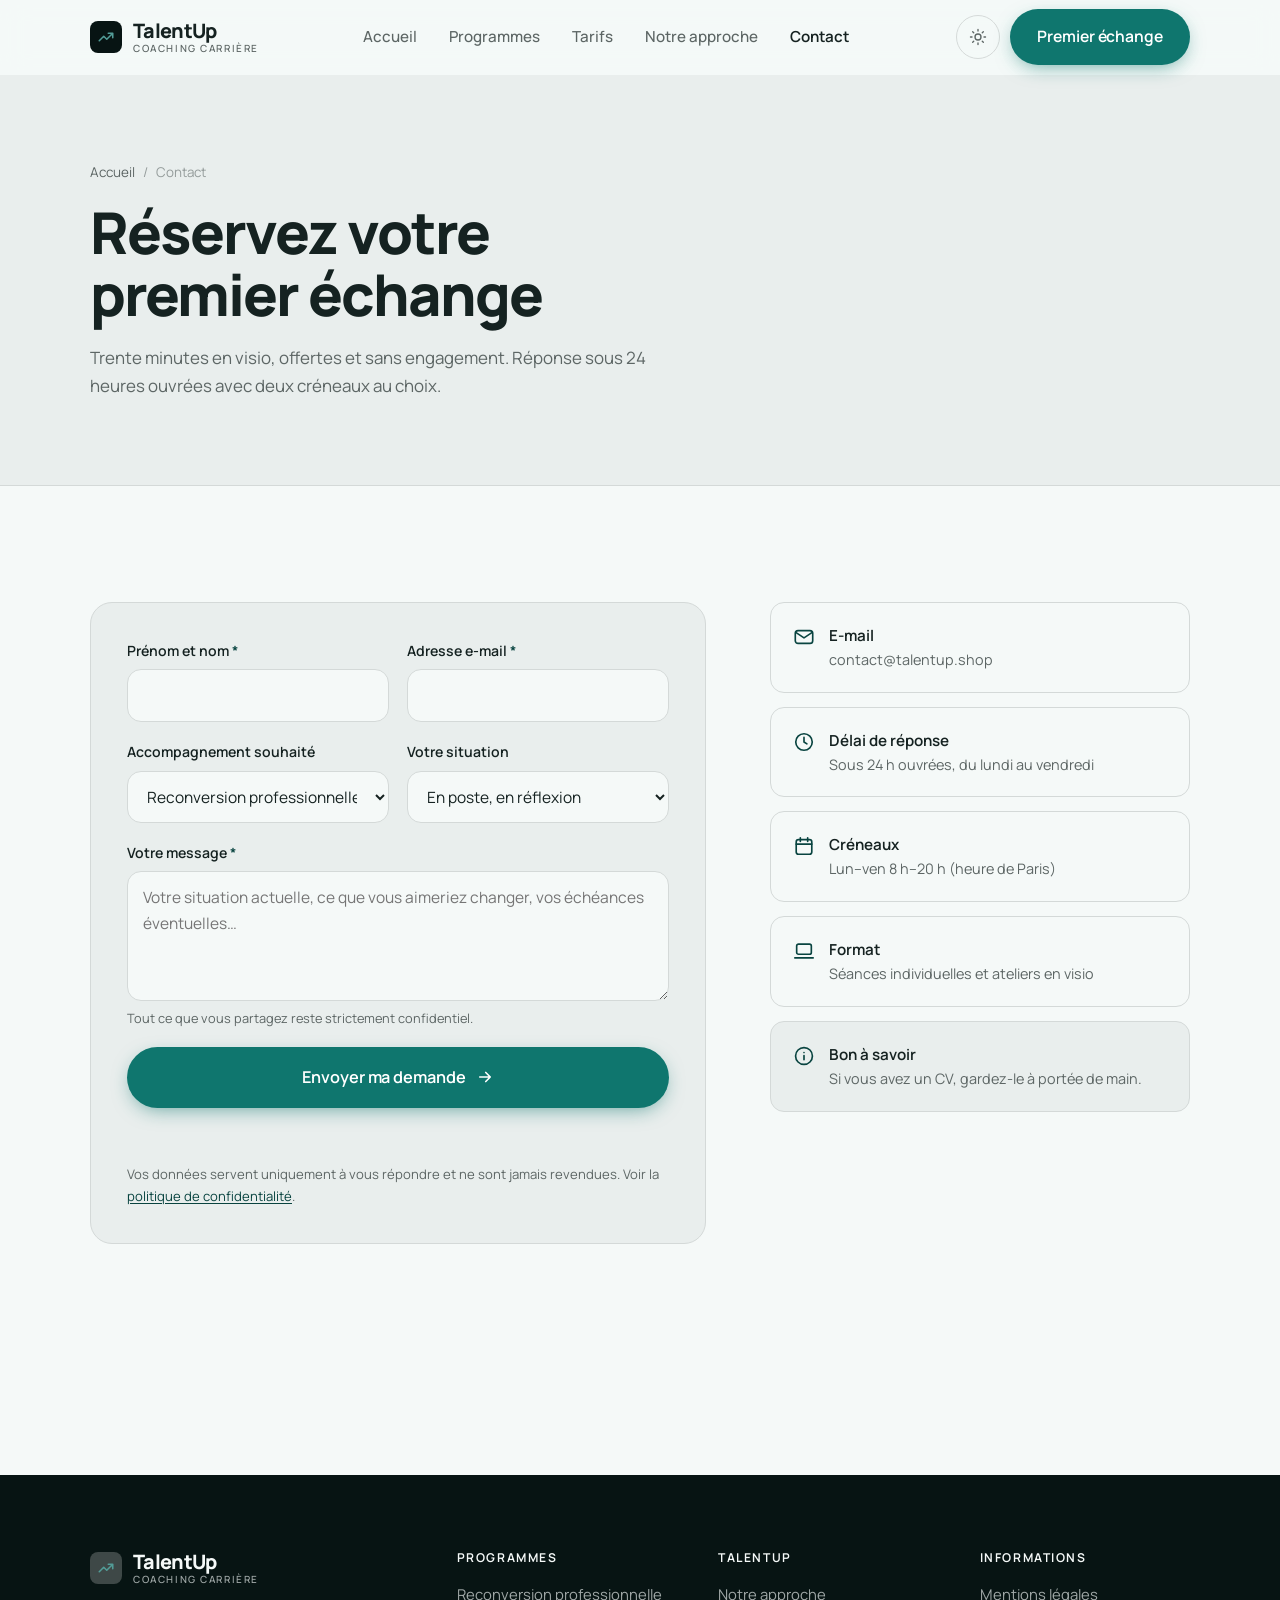
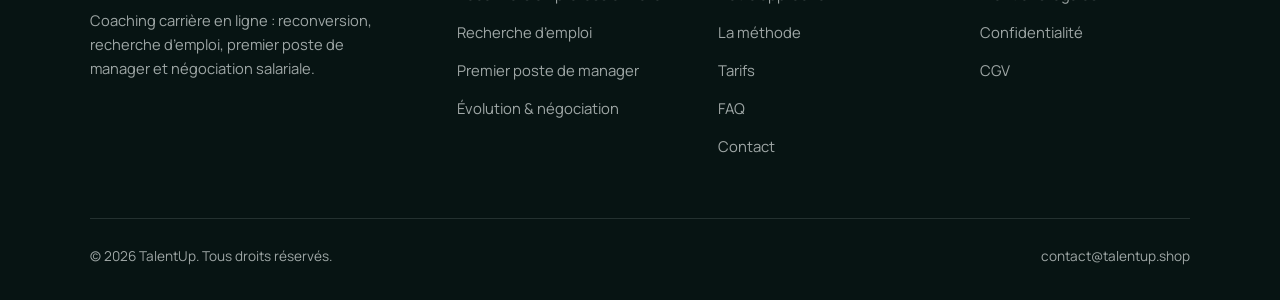
<file: contact.html>
<!DOCTYPE html>
<html lang="fr" class="no-js">
<head>
<meta charset="utf-8">
<meta name="viewport" content="width=device-width, initial-scale=1">
<title>Contact — TalentUp</title>
<meta name="description" content="Réservez votre premier échange offert de 30 minutes en visio. Réponse sous 24 heures ouvrées.">
<link rel="canonical" href="https://talentup.shop/contact.html">

<meta property="og:type" content="website">
<meta property="og:url" content="https://talentup.shop/contact.html">
<meta property="og:site_name" content="TalentUp">
<meta property="og:locale" content="fr_FR">
<meta property="og:title" content="Contact — TalentUp">
<meta property="og:description" content="Réservez votre premier échange offert de 30 minutes en visio. Réponse sous 24 heures ouvrées.">
<meta name="theme-color" content="#071413">

<link rel="icon" href="assets/img/favicon.svg" type="image/svg+xml">
<link rel="preconnect" href="https://fonts.googleapis.com">
<link rel="preconnect" href="https://fonts.gstatic.com" crossorigin>
<link rel="stylesheet" href="https://fonts.googleapis.com/css2?family=Manrope:wght@400..800&display=swap">
<link rel="stylesheet" href="assets/css/style.css">

<!-- Thème appliqué avant le premier rendu (évite le flash) -->
<script>
document.documentElement.classList.remove('no-js');
(function(){try{var t=localStorage.getItem('site-theme');if(t){document.documentElement.setAttribute('data-theme',t);}}catch(e){}})();
</script>
</head>

<body>
<a class="skip-link" href="#main">Aller au contenu principal</a>

<header class="site-header">
  <nav class="wrap nav" aria-label="Navigation principale">
    <a class="brand" href="index.html">
      <svg class="brand__mark" viewBox="0 0 64 64" aria-hidden="true">
        <rect class="bm-bg" width="64" height="64" rx="16"/>
        <g class="bm-ic" transform="translate(14 14) scale(1.5)" fill="none" stroke-width="2.1" stroke-linecap="round" stroke-linejoin="round"><path d="M3 17l6-6 4 4 8-8M15 7h6v6"/></g>
      </svg>
      <span>TalentUp<span class="brand__sub">Coaching carrière</span></span>
    </a>

    <ul class="nav__links" id="nav-links">
      <li><a href="index.html">Accueil</a></li>
      <li><a href="programmes.html">Programmes</a></li>
      <li><a href="index.html#tarifs">Tarifs</a></li>
      <li><a href="a-propos.html">Notre approche</a></li>
      <li><a href="contact.html" aria-current="page">Contact</a></li>
      <li><a class="btn btn--primary" href="contact.html">Premier échange</a></li>
    </ul>

    <div class="nav__cta">
      <button class="theme-toggle" type="button" aria-label="Passer en thème sombre">
        <svg class="icon-sun" viewBox="0 0 24 24" fill="none" stroke="currentColor" stroke-width="1.8" stroke-linecap="round" aria-hidden="true"><circle cx="12" cy="12" r="4"/><path d="M12 2v2m0 16v2M2 12h2m16 0h2M4.9 4.9l1.4 1.4m11.4 11.4 1.4 1.4M19.1 4.9l-1.4 1.4M6.3 17.7l-1.4 1.4"/></svg>
        <svg class="icon-moon" viewBox="0 0 24 24" fill="none" stroke="currentColor" stroke-width="1.8" stroke-linecap="round" stroke-linejoin="round" aria-hidden="true"><path d="M21 12.8A9 9 0 1 1 11.2 3a7 7 0 0 0 9.8 9.8z"/></svg>
      </button>
      <a class="btn btn--primary" href="contact.html">Premier échange</a>
      <button class="nav__toggle" type="button" aria-expanded="false" aria-controls="nav-links" aria-label="Ouvrir le menu">
        <svg class="icon-open" viewBox="0 0 24 24" fill="none" stroke="currentColor" stroke-width="2" stroke-linecap="round" aria-hidden="true"><path d="M3 6h18M3 12h18M3 18h18"/></svg>
        <svg class="icon-close" viewBox="0 0 24 24" fill="none" stroke="currentColor" stroke-width="2" stroke-linecap="round" aria-hidden="true"><path d="M6 6l12 12M18 6L6 18"/></svg>
      </button>
    </div>
  </nav>
</header>

<main id="main">

<section class="page-head">
  <div class="wrap">
    <nav class="breadcrumb" aria-label="Fil d’Ariane">
      <a href="index.html">Accueil</a><span>/</span><span aria-current="page">Contact</span>
    </nav>
    <h1>Réservez votre premier échange</h1>
    <p>Trente minutes en visio, offertes et sans engagement. Réponse sous 24 heures ouvrées avec deux créneaux au choix.</p>
  </div>
</section>

<section class="section wrap">
  <div class="form-layout">

    <!--
      FORMULAIRE : l'attribut action contient un identifiant à remplacer.
      Créez un formulaire gratuit sur https://formspree.io puis remplacez
      VOTRE_ID_FORMSPREE. En attendant, le bouton ouvre la messagerie du
      visiteur avec un message pré-rempli vers contact@talentup.shop.
    -->
    <form class="form" id="contact-form" action="https://formspree.io/f/VOTRE_ID_FORMSPREE" method="POST"
          data-email="contact@talentup.shop" data-subject="Demande de premier échange"
          data-msg-mail="Votre logiciel de messagerie va s’ouvrir avec le message pré-rempli." data-msg-sending="Envoi en cours…"
          data-msg-ok="Merci ! Votre message est parti. Réponse sous 24 h ouvrées." data-msg-err="L’envoi a échoué. Écrivez-nous directement à">
      <div class="form__row">
        <div class="field">
          <label for="nom">Prénom et nom <span class="req" aria-hidden="true">*</span></label>
          <input type="text" id="nom" name="nom" autocomplete="name" required>
        </div>
        <div class="field">
          <label for="email">Adresse e-mail <span class="req" aria-hidden="true">*</span></label>
          <input type="email" id="email" name="email" autocomplete="email" required>
        </div>
      </div>

      <div class="form__row">
        <div class="field">
          <label for="programme">Accompagnement souhaité</label>
          <select id="programme" name="programme">
            <option>Reconversion professionnelle</option>
            <option>Recherche d’emploi</option>
            <option>Premier poste de manager</option>
            <option>Évolution &amp; négociation</option>
            <option>Je ne sais pas encore</option>
          </select>
        </div>
        <div class="field">
          <label for="niveau">Votre situation</label>
          <select id="niveau" name="niveau">
            <option>En poste, en réflexion</option>
            <option>En recherche d’emploi</option>
            <option>En reconversion</option>
            <option>Nouveau manager</option>
            <option>Autre</option>
          </select>
        </div>
      </div>

      <div class="field">
        <label for="message">Votre message <span class="req" aria-hidden="true">*</span></label>
        <textarea id="message" name="message" required placeholder="Votre situation actuelle, ce que vous aimeriez changer, vos échéances éventuelles…"></textarea>
        <span class="field__hint">Tout ce que vous partagez reste strictement confidentiel.</span>
      </div>

      <!-- Piège à robots : invisible pour les humains -->
      <div class="visually-hidden" aria-hidden="true">
        <label for="site-web">Ne remplissez pas ce champ</label>
        <input type="text" id="site-web" name="_gotcha" tabindex="-1" autocomplete="off">
      </div>

      <button class="btn btn--primary btn--lg" type="submit">Envoyer ma demande <svg viewBox="0 0 24 24" fill="none" stroke="currentColor" stroke-width="2.2" stroke-linecap="round" stroke-linejoin="round" aria-hidden="true"><path d="M5 12h14M13 6l6 6-6 6"/></svg></button>

      <p id="form-status" class="form__status" role="status" aria-live="polite"></p>

      <p class="form__note">
        Vos données servent uniquement à vous répondre et ne sont jamais revendues. Voir la <a href="mentions-legales.html#confidentialite">politique de confidentialité</a>.
      </p>
    </form>

    <aside class="contact-aside">
      <div class="contact-card">
        <svg viewBox="0 0 24 24" fill="none" stroke="currentColor" stroke-width="1.8" stroke-linecap="round" stroke-linejoin="round" aria-hidden="true"><rect x="2.5" y="5" width="19" height="14" rx="3"/><path d="M3 7l9 6 9-6"/></svg>
        <div><b>E-mail</b><a href="mailto:contact@talentup.shop">contact@talentup.shop</a></div>
      </div>
      <div class="contact-card">
        <svg viewBox="0 0 24 24" fill="none" stroke="currentColor" stroke-width="1.8" stroke-linecap="round" stroke-linejoin="round" aria-hidden="true"><circle cx="12" cy="12" r="9"/><path d="M12 7v5l3.2 2"/></svg>
        <div><b>Délai de réponse</b><span>Sous 24 h ouvrées, du lundi au vendredi</span></div>
      </div>
      <div class="contact-card">
        <svg viewBox="0 0 24 24" fill="none" stroke="currentColor" stroke-width="1.8" stroke-linecap="round" stroke-linejoin="round" aria-hidden="true"><rect x="3.5" y="5" width="17" height="16" rx="2.5"/><path d="M8 3v4M16 3v4M3.5 10h17"/></svg>
        <div><b>Créneaux</b><span>Lun–ven 8 h–20 h (heure de Paris)</span></div>
      </div>
      <div class="contact-card">
        <svg viewBox="0 0 24 24" fill="none" stroke="currentColor" stroke-width="1.8" stroke-linecap="round" stroke-linejoin="round" aria-hidden="true"><rect x="4" y="4.5" width="16" height="11" rx="2"/><path d="M2 19.5h20"/></svg>
        <div><b>Format</b><span>Séances individuelles et ateliers en visio</span></div>
      </div>
      <div class="contact-card contact-card--soft">
        <svg viewBox="0 0 24 24" fill="none" stroke="currentColor" stroke-width="1.8" stroke-linecap="round" stroke-linejoin="round" aria-hidden="true"><circle cx="12" cy="12" r="9.2"/><path d="M12 16v-4.5M12 8.2v.1"/></svg>
        <div><b>Bon à savoir</b><span>Si vous avez un CV, gardez-le à portée de main.</span></div>
      </div>
    </aside>

  </div>
</section>

</main>

<footer class="site-footer">
  <div class="wrap">
    <div class="footer__grid">
      <div class="footer__brand">
        <a class="brand" href="index.html">
          <svg class="brand__mark" viewBox="0 0 64 64" aria-hidden="true">
        <rect class="bm-bg" width="64" height="64" rx="16"/>
        <g class="bm-ic" transform="translate(14 14) scale(1.5)" fill="none" stroke-width="2.1" stroke-linecap="round" stroke-linejoin="round"><path d="M3 17l6-6 4 4 8-8M15 7h6v6"/></g>
      </svg>
          <span>TalentUp<span class="brand__sub">Coaching carrière</span></span>
        </a>
        <p>Coaching carrière en ligne : reconversion, recherche d’emploi, premier poste de manager et négociation salariale.</p>
      </div>

      <div class="footer__col">
        <h4>Programmes</h4>
        <ul>
          <li><a href="programmes.html#reconversion">Reconversion professionnelle</a></li>
          <li><a href="programmes.html#emploi">Recherche d’emploi</a></li>
          <li><a href="programmes.html#management">Premier poste de manager</a></li>
          <li><a href="programmes.html#negociation">Évolution &amp; négociation</a></li>
        </ul>
      </div>

      <div class="footer__col">
        <h4>TalentUp</h4>
        <ul>
          <li><a href="a-propos.html">Notre approche</a></li>
          <li><a href="index.html#methode">La méthode</a></li>
          <li><a href="index.html#tarifs">Tarifs</a></li>
          <li><a href="index.html#faq">FAQ</a></li>
          <li><a href="contact.html">Contact</a></li>
        </ul>
      </div>

      <div class="footer__col">
        <h4>Informations</h4>
        <ul>
          <li><a href="mentions-legales.html">Mentions légales</a></li>
          <li><a href="mentions-legales.html#confidentialite">Confidentialité</a></li>
          <li><a href="mentions-legales.html#cgv">CGV</a></li>
        </ul>
      </div>
    </div>

    <div class="footer__bottom">
      <p>© <span data-year>2026</span> TalentUp. Tous droits réservés.</p>
      <p><a href="mailto:contact@talentup.shop">contact@talentup.shop</a></p>
    </div>
  </div>
</footer>

<script src="assets/js/main.js" defer></script>
</body>
</html>
</file>
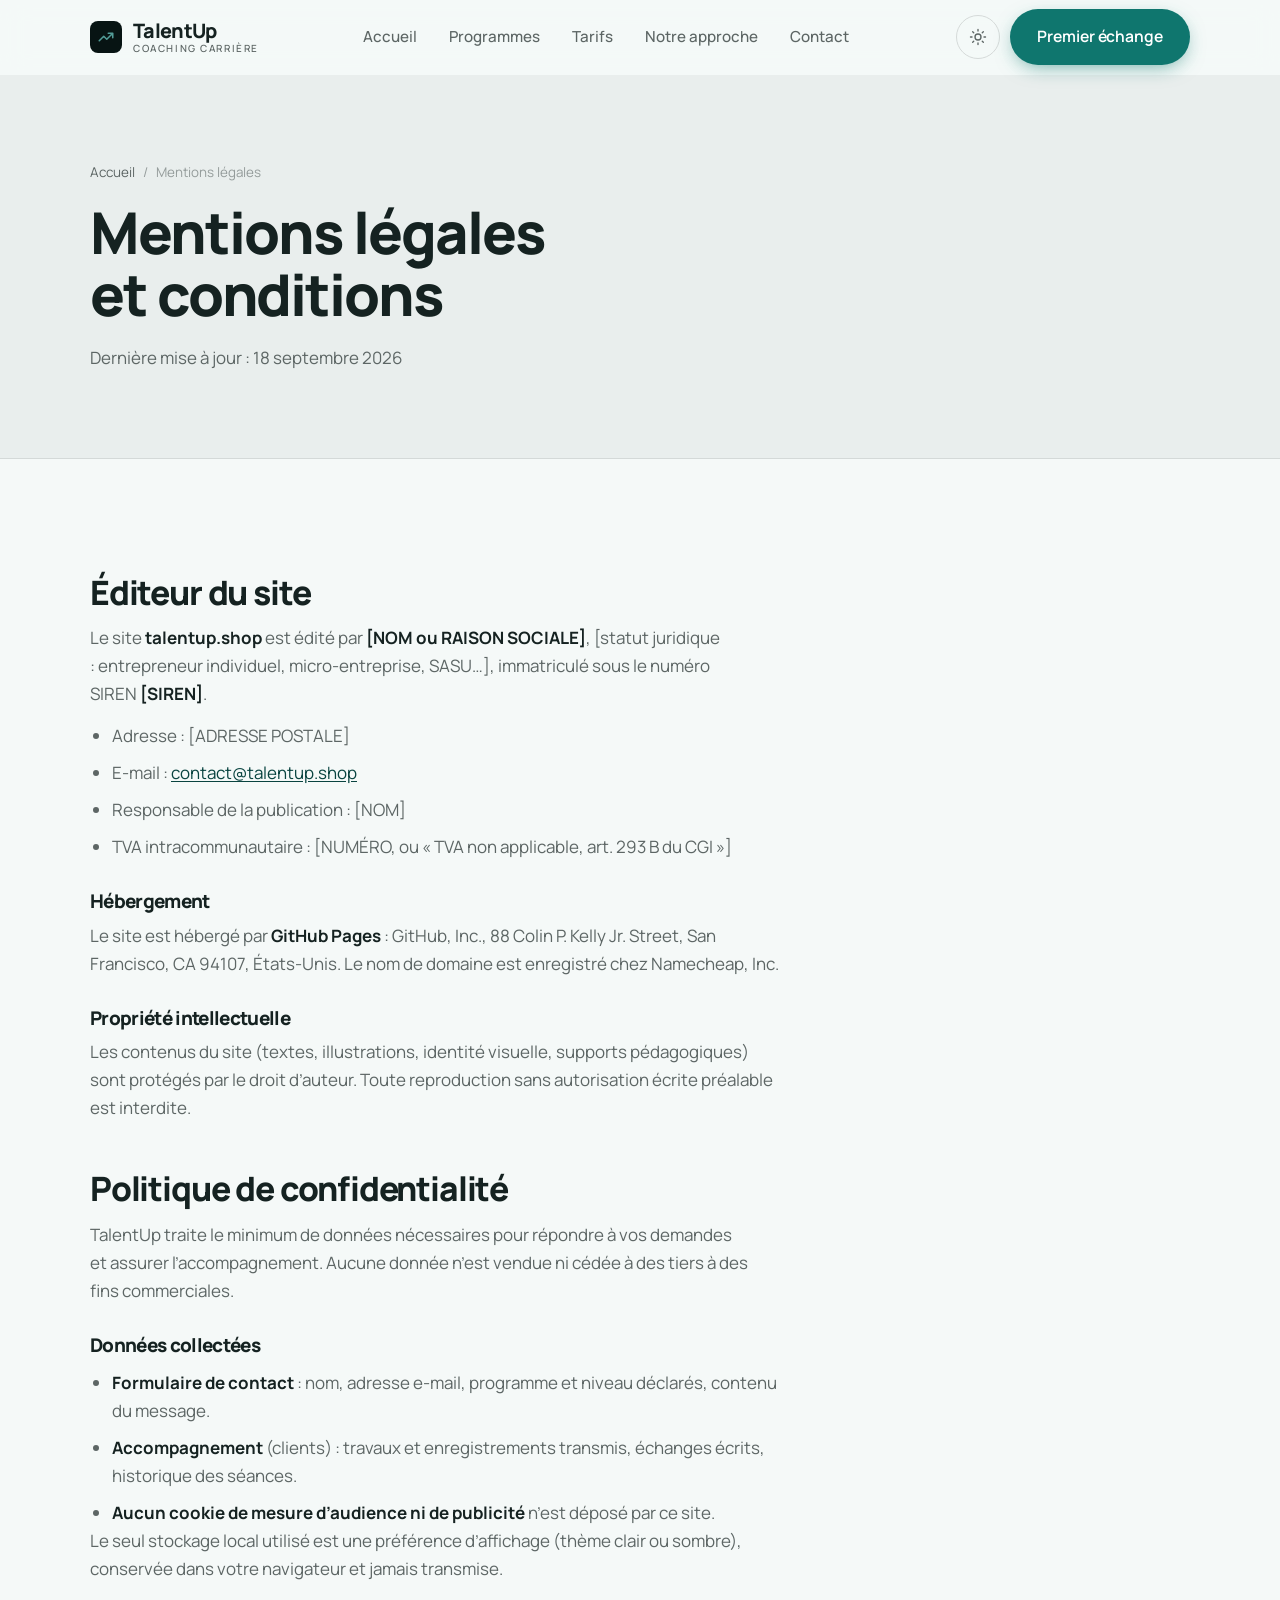
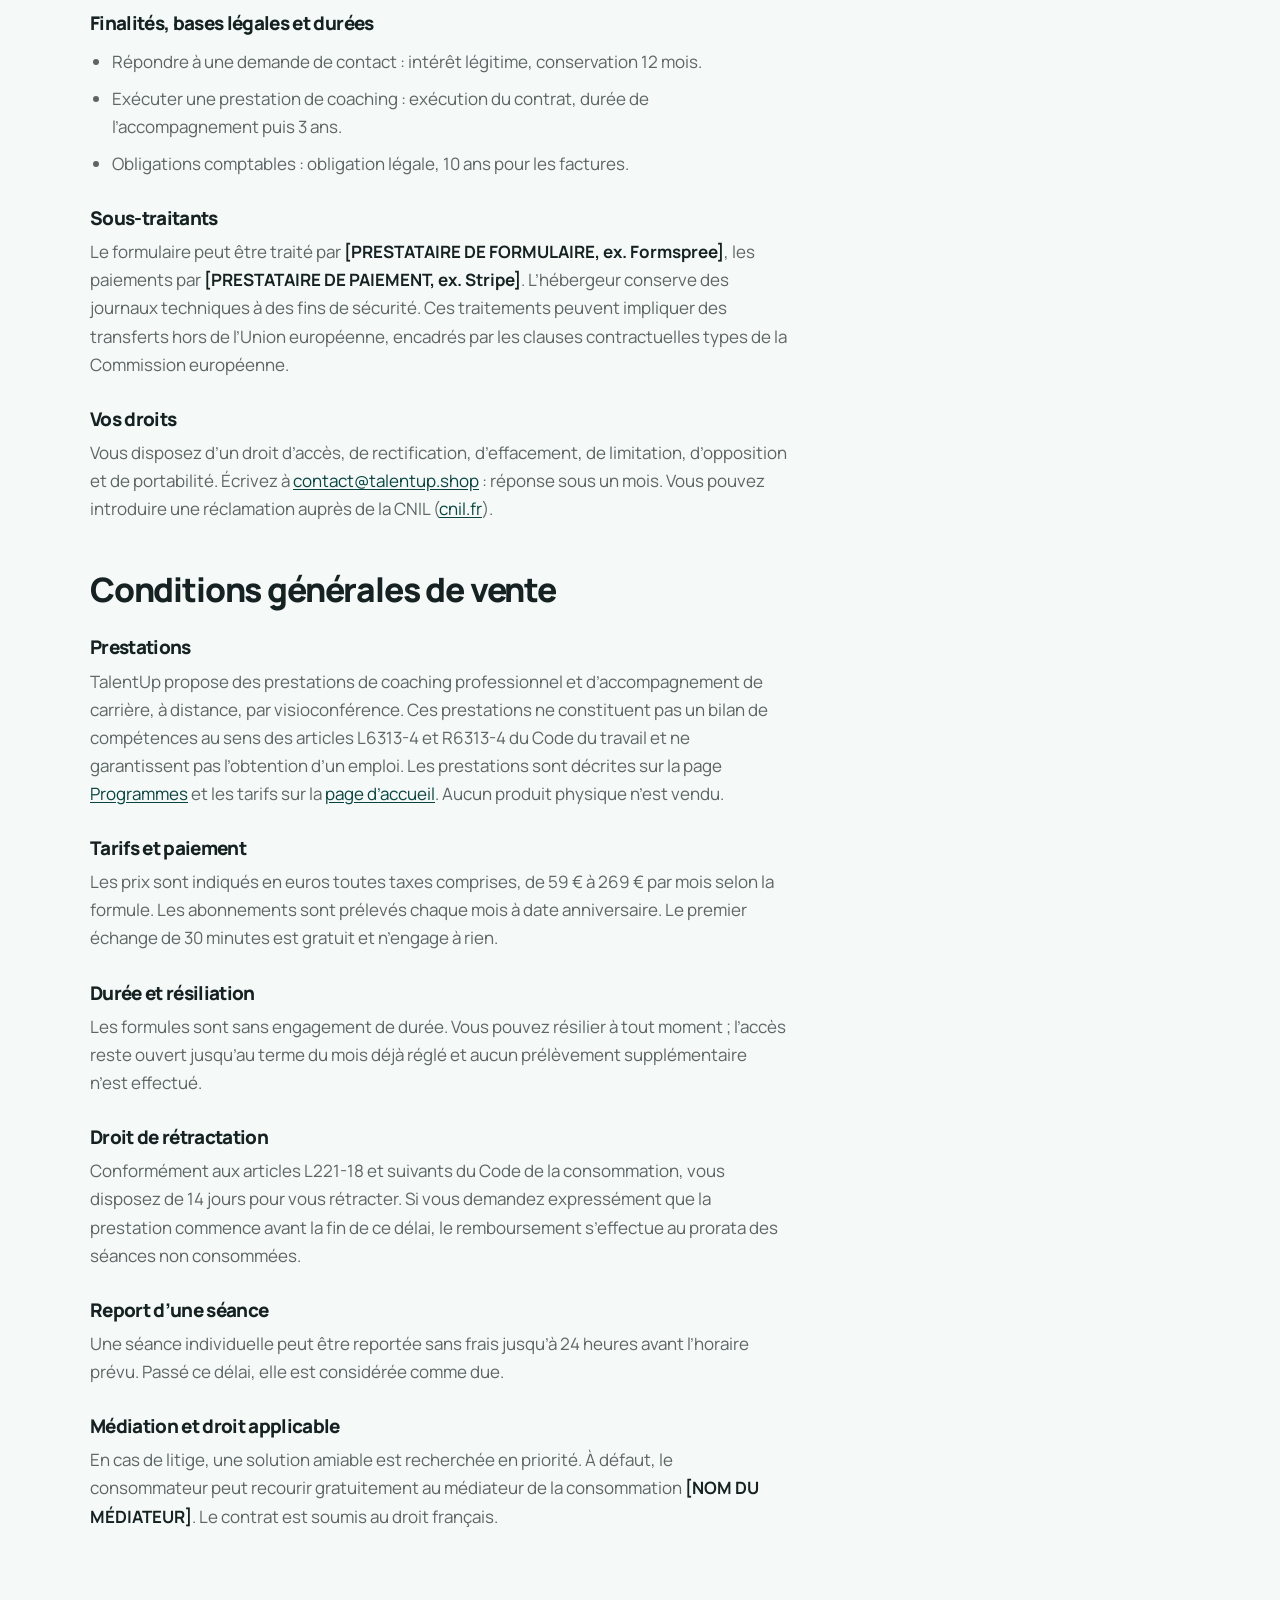
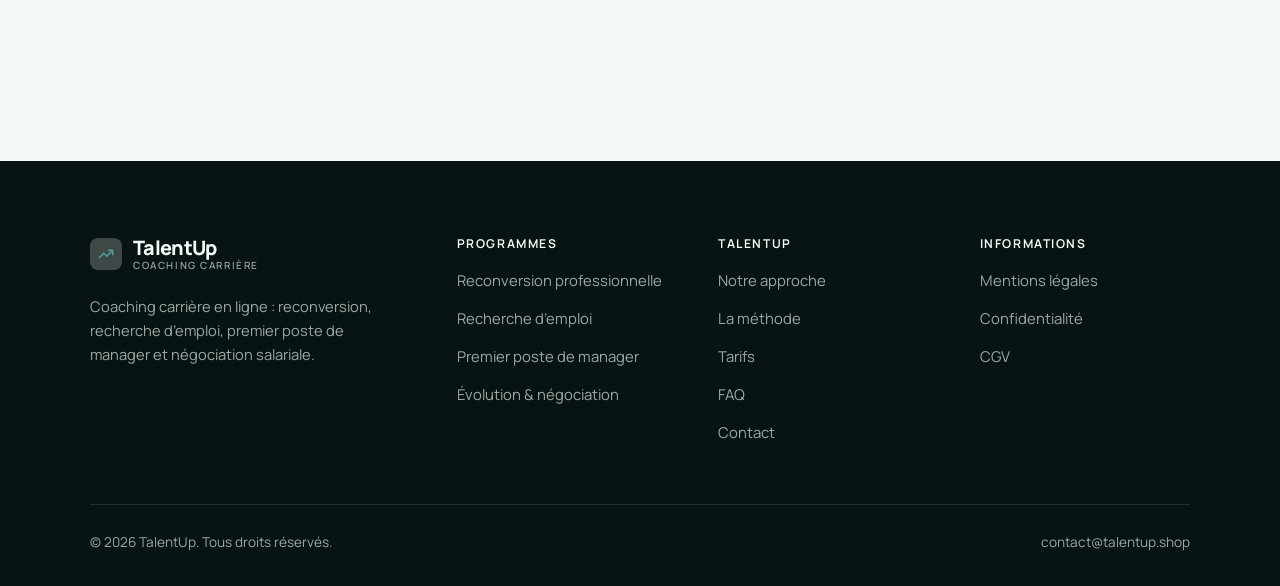
<file: mentions-legales.html>
<!DOCTYPE html>
<html lang="fr" class="no-js">
<head>
<meta charset="utf-8">
<meta name="viewport" content="width=device-width, initial-scale=1">
<title>Mentions légales, confidentialité et CGV — TalentUp</title>
<meta name="description" content="Mentions légales, politique de confidentialité et conditions générales de vente de TalentUp.">
<meta name="robots" content="noindex">

<meta property="og:type" content="website">
<meta property="og:url" content="https://talentup.shop/mentions-legales.html">
<meta property="og:site_name" content="TalentUp">
<meta property="og:locale" content="fr_FR">
<meta property="og:title" content="Mentions légales, confidentialité et CGV — TalentUp">
<meta property="og:description" content="Mentions légales, politique de confidentialité et conditions générales de vente de TalentUp.">
<meta name="theme-color" content="#071413">

<link rel="icon" href="assets/img/favicon.svg" type="image/svg+xml">
<link rel="preconnect" href="https://fonts.googleapis.com">
<link rel="preconnect" href="https://fonts.gstatic.com" crossorigin>
<link rel="stylesheet" href="https://fonts.googleapis.com/css2?family=Manrope:wght@400..800&display=swap">
<link rel="stylesheet" href="assets/css/style.css">

<!-- Thème appliqué avant le premier rendu (évite le flash) -->
<script>
document.documentElement.classList.remove('no-js');
(function(){try{var t=localStorage.getItem('site-theme');if(t){document.documentElement.setAttribute('data-theme',t);}}catch(e){}})();
</script>
</head>

<body>
<a class="skip-link" href="#main">Aller au contenu principal</a>

<header class="site-header">
  <nav class="wrap nav" aria-label="Navigation principale">
    <a class="brand" href="index.html">
      <svg class="brand__mark" viewBox="0 0 64 64" aria-hidden="true">
        <rect class="bm-bg" width="64" height="64" rx="16"/>
        <g class="bm-ic" transform="translate(14 14) scale(1.5)" fill="none" stroke-width="2.1" stroke-linecap="round" stroke-linejoin="round"><path d="M3 17l6-6 4 4 8-8M15 7h6v6"/></g>
      </svg>
      <span>TalentUp<span class="brand__sub">Coaching carrière</span></span>
    </a>

    <ul class="nav__links" id="nav-links">
      <li><a href="index.html">Accueil</a></li>
      <li><a href="programmes.html">Programmes</a></li>
      <li><a href="index.html#tarifs">Tarifs</a></li>
      <li><a href="a-propos.html">Notre approche</a></li>
      <li><a href="contact.html">Contact</a></li>
      <li><a class="btn btn--primary" href="contact.html">Premier échange</a></li>
    </ul>

    <div class="nav__cta">
      <button class="theme-toggle" type="button" aria-label="Passer en thème sombre">
        <svg class="icon-sun" viewBox="0 0 24 24" fill="none" stroke="currentColor" stroke-width="1.8" stroke-linecap="round" aria-hidden="true"><circle cx="12" cy="12" r="4"/><path d="M12 2v2m0 16v2M2 12h2m16 0h2M4.9 4.9l1.4 1.4m11.4 11.4 1.4 1.4M19.1 4.9l-1.4 1.4M6.3 17.7l-1.4 1.4"/></svg>
        <svg class="icon-moon" viewBox="0 0 24 24" fill="none" stroke="currentColor" stroke-width="1.8" stroke-linecap="round" stroke-linejoin="round" aria-hidden="true"><path d="M21 12.8A9 9 0 1 1 11.2 3a7 7 0 0 0 9.8 9.8z"/></svg>
      </button>
      <a class="btn btn--primary" href="contact.html">Premier échange</a>
      <button class="nav__toggle" type="button" aria-expanded="false" aria-controls="nav-links" aria-label="Ouvrir le menu">
        <svg class="icon-open" viewBox="0 0 24 24" fill="none" stroke="currentColor" stroke-width="2" stroke-linecap="round" aria-hidden="true"><path d="M3 6h18M3 12h18M3 18h18"/></svg>
        <svg class="icon-close" viewBox="0 0 24 24" fill="none" stroke="currentColor" stroke-width="2" stroke-linecap="round" aria-hidden="true"><path d="M6 6l12 12M18 6L6 18"/></svg>
      </button>
    </div>
  </nav>
</header>

<main id="main">

<section class="page-head">
  <div class="wrap">
    <nav class="breadcrumb" aria-label="Fil d'Ariane">
      <a href="index.html">Accueil</a><span>/</span><span aria-current="page">Mentions légales</span>
    </nav>
    <h1>Mentions légales et conditions</h1>
    <p>Dernière mise à jour : <time datetime="2026-09-18">18 septembre 2026</time></p>
  </div>
</section>

<section class="section wrap">
  <div class="prose">

    <!--
      À COMPLÉTER : ce document est un squelette, pas un conseil juridique.
      Remplacez chaque [CROCHET] par vos informations réelles. En France,
      l'identité de l'éditeur est obligatoire (art. 6-III LCEN).
    -->

    <h2 id="editeur">Éditeur du site</h2>
    <p>
      Le site <strong>talentup.shop</strong> est édité par <strong>[NOM ou RAISON SOCIALE]</strong>,
      [statut juridique : entrepreneur individuel, micro-entreprise, SASU…],
      immatriculé sous le numéro SIREN <strong>[SIREN]</strong>.
    </p>
    <ul>
      <li>Adresse : [ADRESSE POSTALE]</li>
      <li>E-mail : <a href="mailto:contact@talentup.shop">contact@talentup.shop</a></li>
      <li>Responsable de la publication : [NOM]</li>
      <li>TVA intracommunautaire : [NUMÉRO, ou « TVA non applicable, art. 293 B du CGI »]</li>
    </ul>

    <h3>Hébergement</h3>
    <p>
      Le site est hébergé par <strong>GitHub Pages</strong> : GitHub, Inc., 88 Colin P. Kelly Jr. Street,
      San Francisco, CA 94107, États-Unis. Le nom de domaine est enregistré chez Namecheap, Inc.
    </p>

    <h3>Propriété intellectuelle</h3>
    <p>
      Les contenus du site (textes, illustrations, identité visuelle, supports pédagogiques) sont
      protégés par le droit d’auteur. Toute reproduction sans autorisation écrite préalable est interdite.
    </p>

    <h2 id="confidentialite">Politique de confidentialité</h2>
    <p>
      TalentUp traite le minimum de données nécessaires pour répondre à vos demandes et assurer
      l’accompagnement. Aucune donnée n’est vendue ni cédée à des tiers à des fins commerciales.
    </p>
    <h3>Données collectées</h3>
    <ul>
      <li><strong>Formulaire de contact</strong> : nom, adresse e-mail, programme et niveau déclarés, contenu du message.</li>
      <li><strong>Accompagnement</strong> (clients) : travaux et enregistrements transmis, échanges écrits, historique des séances.</li>
      <li><strong>Aucun cookie de mesure d’audience ni de publicité</strong> n’est déposé par ce site.</li>
    </ul>
    <p>
      Le seul stockage local utilisé est une préférence d’affichage (thème clair ou sombre), conservée
      dans votre navigateur et jamais transmise.
    </p>
    <h3>Finalités, bases légales et durées</h3>
    <ul>
      <li>Répondre à une demande de contact : intérêt légitime, conservation 12 mois.</li>
      <li>Exécuter une prestation de coaching : exécution du contrat, durée de l’accompagnement puis 3 ans.</li>
      <li>Obligations comptables : obligation légale, 10 ans pour les factures.</li>
    </ul>
    <h3>Sous-traitants</h3>
    <p>
      Le formulaire peut être traité par <strong>[PRESTATAIRE DE FORMULAIRE, ex. Formspree]</strong>, les paiements
      par <strong>[PRESTATAIRE DE PAIEMENT, ex. Stripe]</strong>. L’hébergeur conserve des journaux techniques à des
      fins de sécurité. Ces traitements peuvent impliquer des transferts hors de l’Union européenne, encadrés par
      les clauses contractuelles types de la Commission européenne.
    </p>
    <h3>Vos droits</h3>
    <p>
      Vous disposez d’un droit d’accès, de rectification, d’effacement, de limitation, d’opposition et de
      portabilité. Écrivez à <a href="mailto:contact@talentup.shop">contact@talentup.shop</a> : réponse sous un mois. Vous pouvez
      introduire une réclamation auprès de la CNIL (<a href="https://www.cnil.fr" rel="noopener" target="_blank">cnil.fr</a>).
    </p>

    <h2 id="cgv">Conditions générales de vente</h2>
    <h3>Prestations</h3>
    <p>
      TalentUp propose des prestations de coaching professionnel et d’accompagnement de carrière, à distance, par visioconférence. Ces prestations ne constituent pas un bilan de compétences au sens des articles L6313-4 et R6313-4 du Code du travail et ne garantissent pas l’obtention d’un emploi. Les prestations sont décrites sur la page
      <a href="programmes.html">Programmes</a> et les tarifs sur la <a href="index.html#tarifs">page d’accueil</a>.
      Aucun produit physique n’est vendu.
    </p>
    <h3>Tarifs et paiement</h3>
    <p>
      Les prix sont indiqués en euros toutes taxes comprises, de 59 € à 269 € par mois
      selon la formule. Les abonnements sont prélevés chaque mois à date anniversaire. Le premier échange de 30 minutes est gratuit et n’engage à rien.
    </p>
    <h3>Durée et résiliation</h3>
    <p>
      Les formules sont sans engagement de durée. Vous pouvez résilier à tout moment ; l’accès reste ouvert
      jusqu’au terme du mois déjà réglé et aucun prélèvement supplémentaire n’est effectué.
    </p>
    <h3>Droit de rétractation</h3>
    <p>
      Conformément aux articles L221-18 et suivants du Code de la consommation, vous disposez de 14 jours pour
      vous rétracter. Si vous demandez expressément que la prestation commence avant la fin de ce délai, le
      remboursement s’effectue au prorata des séances non consommées.
    </p>
    <h3>Report d’une séance</h3>
    <p>
      Une séance individuelle peut être reportée sans frais jusqu’à 24 heures avant l’horaire prévu. Passé ce
      délai, elle est considérée comme due.
    </p>
    <h3>Médiation et droit applicable</h3>
    <p>
      En cas de litige, une solution amiable est recherchée en priorité. À défaut, le consommateur peut recourir
      gratuitement au médiateur de la consommation <strong>[NOM DU MÉDIATEUR]</strong>. Le contrat est soumis au droit français.
    </p>

  </div>
</section>

</main>

<footer class="site-footer">
  <div class="wrap">
    <div class="footer__grid">
      <div class="footer__brand">
        <a class="brand" href="index.html">
          <svg class="brand__mark" viewBox="0 0 64 64" aria-hidden="true">
        <rect class="bm-bg" width="64" height="64" rx="16"/>
        <g class="bm-ic" transform="translate(14 14) scale(1.5)" fill="none" stroke-width="2.1" stroke-linecap="round" stroke-linejoin="round"><path d="M3 17l6-6 4 4 8-8M15 7h6v6"/></g>
      </svg>
          <span>TalentUp<span class="brand__sub">Coaching carrière</span></span>
        </a>
        <p>Coaching carrière en ligne : reconversion, recherche d’emploi, premier poste de manager et négociation salariale.</p>
      </div>

      <div class="footer__col">
        <h4>Programmes</h4>
        <ul>
          <li><a href="programmes.html#reconversion">Reconversion professionnelle</a></li>
          <li><a href="programmes.html#emploi">Recherche d’emploi</a></li>
          <li><a href="programmes.html#management">Premier poste de manager</a></li>
          <li><a href="programmes.html#negociation">Évolution &amp; négociation</a></li>
        </ul>
      </div>

      <div class="footer__col">
        <h4>TalentUp</h4>
        <ul>
          <li><a href="a-propos.html">Notre approche</a></li>
          <li><a href="index.html#methode">La méthode</a></li>
          <li><a href="index.html#tarifs">Tarifs</a></li>
          <li><a href="index.html#faq">FAQ</a></li>
          <li><a href="contact.html">Contact</a></li>
        </ul>
      </div>

      <div class="footer__col">
        <h4>Informations</h4>
        <ul>
          <li><a href="mentions-legales.html">Mentions légales</a></li>
          <li><a href="mentions-legales.html#confidentialite">Confidentialité</a></li>
          <li><a href="mentions-legales.html#cgv">CGV</a></li>
        </ul>
      </div>
    </div>

    <div class="footer__bottom">
      <p>© <span data-year>2026</span> TalentUp. Tous droits réservés.</p>
      <p><a href="mailto:contact@talentup.shop">contact@talentup.shop</a></p>
    </div>
  </div>
</footer>

<script src="assets/js/main.js" defer></script>
</body>
</html>
</file>
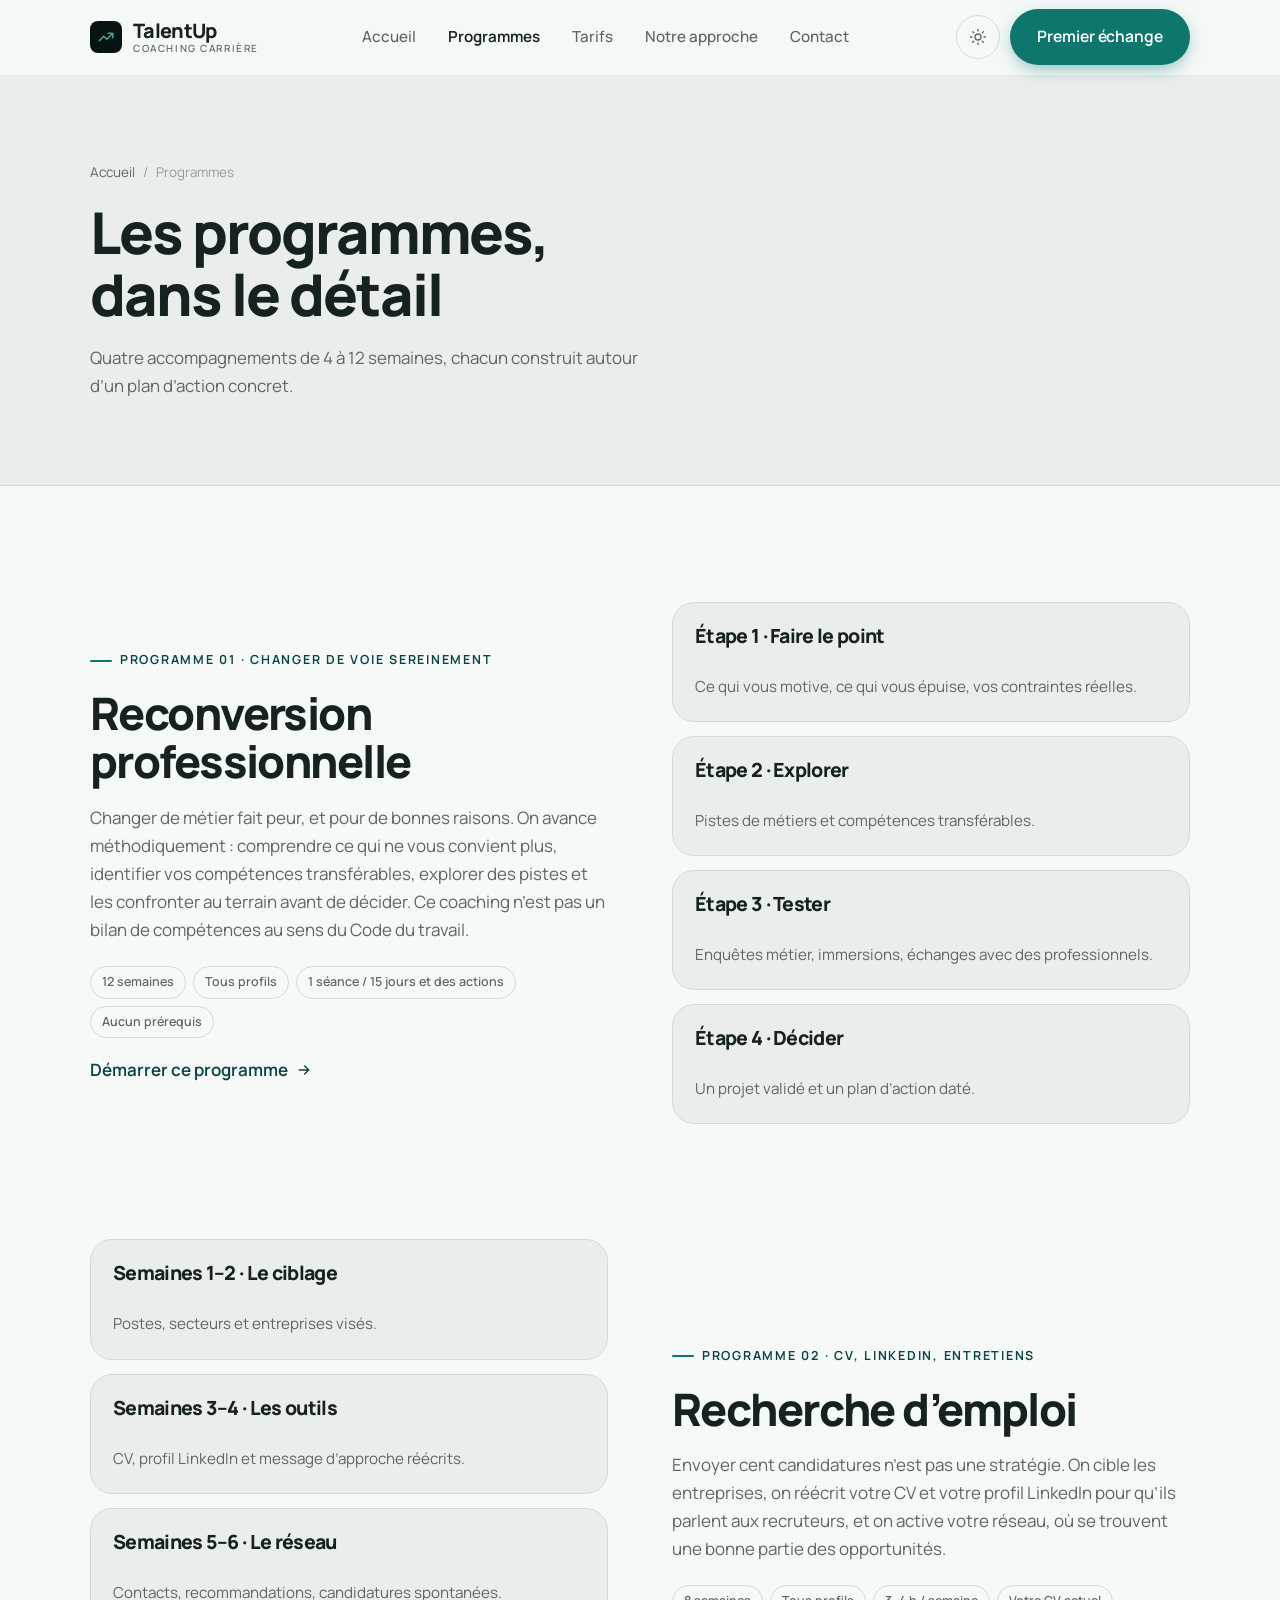
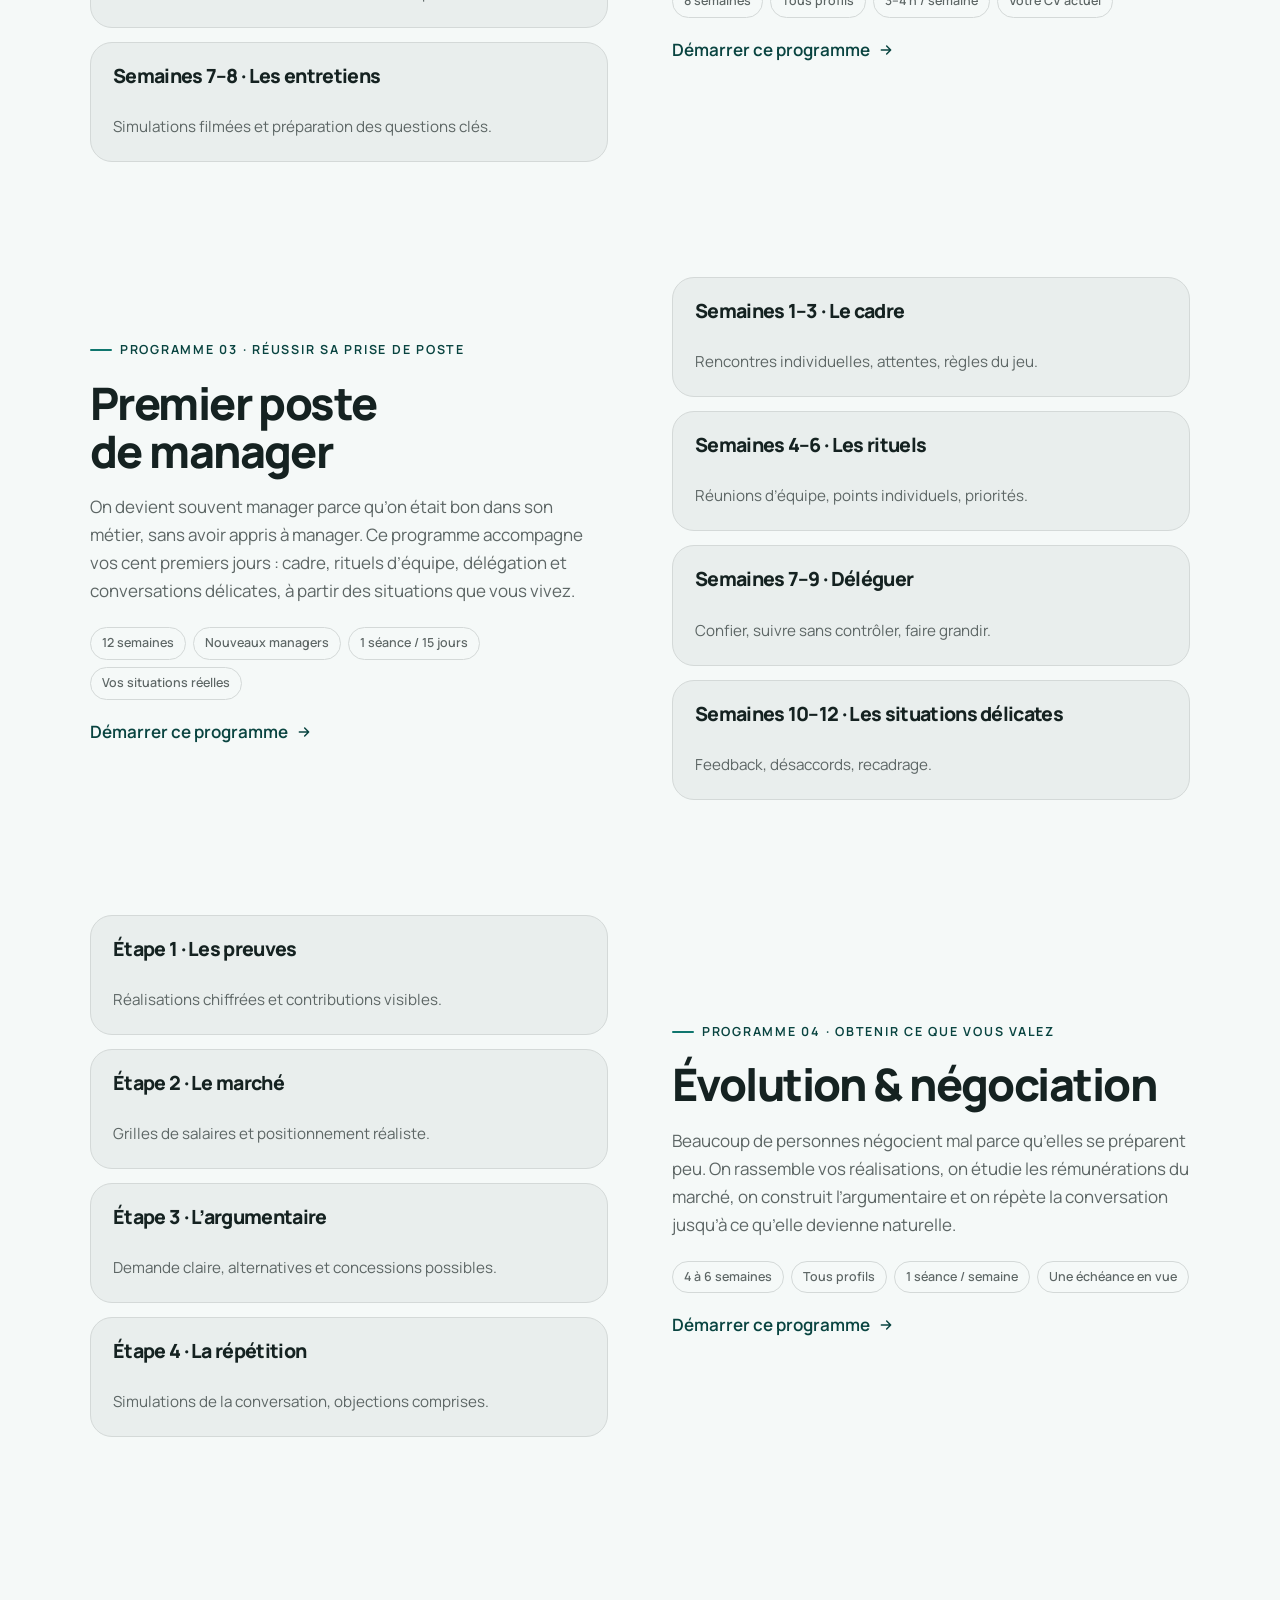
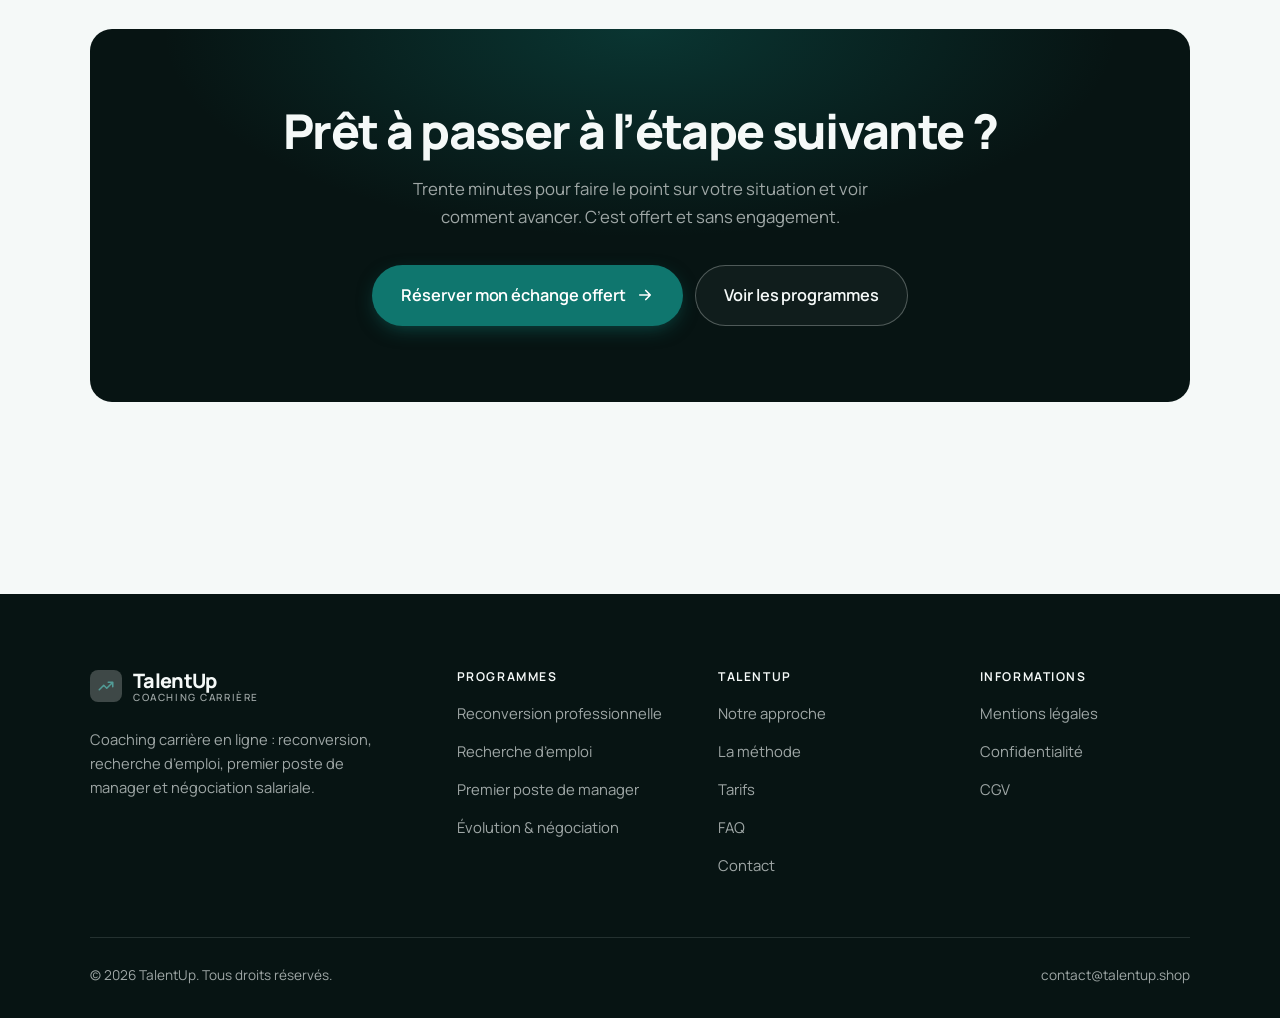
<file: programmes.html>
<!DOCTYPE html>
<html lang="fr" class="no-js">
<head>
<meta charset="utf-8">
<meta name="viewport" content="width=device-width, initial-scale=1">
<title>Programmes — TalentUp</title>
<meta name="description" content="Programmes de coaching carrière : reconversion professionnelle, recherche d’emploi, premier poste de manager, évolution et négociation salariale.">
<link rel="canonical" href="https://talentup.shop/programmes.html">

<meta property="og:type" content="website">
<meta property="og:url" content="https://talentup.shop/programmes.html">
<meta property="og:site_name" content="TalentUp">
<meta property="og:locale" content="fr_FR">
<meta property="og:title" content="Programmes — TalentUp">
<meta property="og:description" content="Programmes de coaching carrière : reconversion professionnelle, recherche d’emploi, premier poste de manager, évolution et négociation salariale.">
<meta name="theme-color" content="#071413">

<link rel="icon" href="assets/img/favicon.svg" type="image/svg+xml">
<link rel="preconnect" href="https://fonts.googleapis.com">
<link rel="preconnect" href="https://fonts.gstatic.com" crossorigin>
<link rel="stylesheet" href="https://fonts.googleapis.com/css2?family=Manrope:wght@400..800&display=swap">
<link rel="stylesheet" href="assets/css/style.css">

<!-- Thème appliqué avant le premier rendu (évite le flash) -->
<script>
document.documentElement.classList.remove('no-js');
(function(){try{var t=localStorage.getItem('site-theme');if(t){document.documentElement.setAttribute('data-theme',t);}}catch(e){}})();
</script>
</head>

<body>
<a class="skip-link" href="#main">Aller au contenu principal</a>

<header class="site-header">
  <nav class="wrap nav" aria-label="Navigation principale">
    <a class="brand" href="index.html">
      <svg class="brand__mark" viewBox="0 0 64 64" aria-hidden="true">
        <rect class="bm-bg" width="64" height="64" rx="16"/>
        <g class="bm-ic" transform="translate(14 14) scale(1.5)" fill="none" stroke-width="2.1" stroke-linecap="round" stroke-linejoin="round"><path d="M3 17l6-6 4 4 8-8M15 7h6v6"/></g>
      </svg>
      <span>TalentUp<span class="brand__sub">Coaching carrière</span></span>
    </a>

    <ul class="nav__links" id="nav-links">
      <li><a href="index.html">Accueil</a></li>
      <li><a href="programmes.html" aria-current="page">Programmes</a></li>
      <li><a href="index.html#tarifs">Tarifs</a></li>
      <li><a href="a-propos.html">Notre approche</a></li>
      <li><a href="contact.html">Contact</a></li>
      <li><a class="btn btn--primary" href="contact.html">Premier échange</a></li>
    </ul>

    <div class="nav__cta">
      <button class="theme-toggle" type="button" aria-label="Passer en thème sombre">
        <svg class="icon-sun" viewBox="0 0 24 24" fill="none" stroke="currentColor" stroke-width="1.8" stroke-linecap="round" aria-hidden="true"><circle cx="12" cy="12" r="4"/><path d="M12 2v2m0 16v2M2 12h2m16 0h2M4.9 4.9l1.4 1.4m11.4 11.4 1.4 1.4M19.1 4.9l-1.4 1.4M6.3 17.7l-1.4 1.4"/></svg>
        <svg class="icon-moon" viewBox="0 0 24 24" fill="none" stroke="currentColor" stroke-width="1.8" stroke-linecap="round" stroke-linejoin="round" aria-hidden="true"><path d="M21 12.8A9 9 0 1 1 11.2 3a7 7 0 0 0 9.8 9.8z"/></svg>
      </button>
      <a class="btn btn--primary" href="contact.html">Premier échange</a>
      <button class="nav__toggle" type="button" aria-expanded="false" aria-controls="nav-links" aria-label="Ouvrir le menu">
        <svg class="icon-open" viewBox="0 0 24 24" fill="none" stroke="currentColor" stroke-width="2" stroke-linecap="round" aria-hidden="true"><path d="M3 6h18M3 12h18M3 18h18"/></svg>
        <svg class="icon-close" viewBox="0 0 24 24" fill="none" stroke="currentColor" stroke-width="2" stroke-linecap="round" aria-hidden="true"><path d="M6 6l12 12M18 6L6 18"/></svg>
      </button>
    </div>
  </nav>
</header>

<main id="main">

<section class="page-head">
  <div class="wrap">
    <nav class="breadcrumb" aria-label="Fil d’Ariane">
      <a href="index.html">Accueil</a><span>/</span><span aria-current="page">Programmes</span>
    </nav>
    <h1>Les programmes, dans le détail</h1>
    <p>Quatre accompagnements de 4 à 12 semaines, chacun construit autour d’un plan d’action concret.</p>
  </div>
</section>

<section class="section wrap" id="reconversion">
  <div class="split reveal">
    <div>
      <span class="eyebrow">Programme 01 · Changer de voie sereinement</span>
      <h2>Reconversion professionnelle</h2>
      <p>Changer de métier fait peur, et pour de bonnes raisons. On avance méthodiquement : comprendre ce qui ne vous convient plus, identifier vos compétences transférables, explorer des pistes et les confronter au terrain avant de décider. Ce coaching n’est pas un bilan de compétences au sens du Code du travail.</p>
      <ul class="tags"><li>12 semaines</li><li>Tous profils</li><li>1 séance / 15 jours et des actions</li><li>Aucun prérequis</li></ul>
      <p><a class="arrow-link" href="contact.html">Démarrer ce programme <svg viewBox="0 0 24 24" fill="none" stroke="currentColor" stroke-width="2.2" stroke-linecap="round" stroke-linejoin="round" aria-hidden="true"><path d="M5 12h14M13 6l6 6-6 6"/></svg></a></p>
    </div>
    <div class="grid grid--2 grid--tight">
      <article class="card card--sm">
        <h3>Étape 1 · Faire le point</h3>
        <p>Ce qui vous motive, ce qui vous épuise, vos contraintes réelles.</p>
      </article>
      <article class="card card--sm">
        <h3>Étape 2 · Explorer</h3>
        <p>Pistes de métiers et compétences transférables.</p>
      </article>
      <article class="card card--sm">
        <h3>Étape 3 · Tester</h3>
        <p>Enquêtes métier, immersions, échanges avec des professionnels.</p>
      </article>
      <article class="card card--sm">
        <h3>Étape 4 · Décider</h3>
        <p>Un projet validé et un plan d’action daté.</p>
      </article>
    </div>
  </div>
</section>

<section class="section section--flush wrap" id="emploi">
  <div class="split reveal">
    <div class="grid grid--2 grid--tight">
      <article class="card card--sm">
        <h3>Semaines 1–2 · Le ciblage</h3>
        <p>Postes, secteurs et entreprises visés.</p>
      </article>
      <article class="card card--sm">
        <h3>Semaines 3–4 · Les outils</h3>
        <p>CV, profil LinkedIn et message d’approche réécrits.</p>
      </article>
      <article class="card card--sm">
        <h3>Semaines 5–6 · Le réseau</h3>
        <p>Contacts, recommandations, candidatures spontanées.</p>
      </article>
      <article class="card card--sm">
        <h3>Semaines 7–8 · Les entretiens</h3>
        <p>Simulations filmées et préparation des questions clés.</p>
      </article>
    </div>
    <div>
      <span class="eyebrow">Programme 02 · CV, LinkedIn, entretiens</span>
      <h2>Recherche d’emploi</h2>
      <p>Envoyer cent candidatures n’est pas une stratégie. On cible les entreprises, on réécrit votre CV et votre profil LinkedIn pour qu’ils parlent aux recruteurs, et on active votre réseau, où se trouvent une bonne partie des opportunités.</p>
      <ul class="tags"><li>8 semaines</li><li>Tous profils</li><li>3–4 h / semaine</li><li>Votre CV actuel</li></ul>
      <p><a class="arrow-link" href="contact.html">Démarrer ce programme <svg viewBox="0 0 24 24" fill="none" stroke="currentColor" stroke-width="2.2" stroke-linecap="round" stroke-linejoin="round" aria-hidden="true"><path d="M5 12h14M13 6l6 6-6 6"/></svg></a></p>
    </div>
  </div>
</section>

<section class="section section--flush wrap" id="management">
  <div class="split reveal">
    <div>
      <span class="eyebrow">Programme 03 · Réussir sa prise de poste</span>
      <h2>Premier poste de manager</h2>
      <p>On devient souvent manager parce qu’on était bon dans son métier, sans avoir appris à manager. Ce programme accompagne vos cent premiers jours : cadre, rituels d’équipe, délégation et conversations délicates, à partir des situations que vous vivez.</p>
      <ul class="tags"><li>12 semaines</li><li>Nouveaux managers</li><li>1 séance / 15 jours</li><li>Vos situations réelles</li></ul>
      <p><a class="arrow-link" href="contact.html">Démarrer ce programme <svg viewBox="0 0 24 24" fill="none" stroke="currentColor" stroke-width="2.2" stroke-linecap="round" stroke-linejoin="round" aria-hidden="true"><path d="M5 12h14M13 6l6 6-6 6"/></svg></a></p>
    </div>
    <div class="grid grid--2 grid--tight">
      <article class="card card--sm">
        <h3>Semaines 1–3 · Le cadre</h3>
        <p>Rencontres individuelles, attentes, règles du jeu.</p>
      </article>
      <article class="card card--sm">
        <h3>Semaines 4–6 · Les rituels</h3>
        <p>Réunions d’équipe, points individuels, priorités.</p>
      </article>
      <article class="card card--sm">
        <h3>Semaines 7–9 · Déléguer</h3>
        <p>Confier, suivre sans contrôler, faire grandir.</p>
      </article>
      <article class="card card--sm">
        <h3>Semaines 10–12 · Les situations délicates</h3>
        <p>Feedback, désaccords, recadrage.</p>
      </article>
    </div>
  </div>
</section>

<section class="section section--flush wrap" id="negociation">
  <div class="split reveal">
    <div class="grid grid--2 grid--tight">
      <article class="card card--sm">
        <h3>Étape 1 · Les preuves</h3>
        <p>Réalisations chiffrées et contributions visibles.</p>
      </article>
      <article class="card card--sm">
        <h3>Étape 2 · Le marché</h3>
        <p>Grilles de salaires et positionnement réaliste.</p>
      </article>
      <article class="card card--sm">
        <h3>Étape 3 · L’argumentaire</h3>
        <p>Demande claire, alternatives et concessions possibles.</p>
      </article>
      <article class="card card--sm">
        <h3>Étape 4 · La répétition</h3>
        <p>Simulations de la conversation, objections comprises.</p>
      </article>
    </div>
    <div>
      <span class="eyebrow">Programme 04 · Obtenir ce que vous valez</span>
      <h2>Évolution &amp; négociation</h2>
      <p>Beaucoup de personnes négocient mal parce qu’elles se préparent peu. On rassemble vos réalisations, on étudie les rémunérations du marché, on construit l’argumentaire et on répète la conversation jusqu’à ce qu’elle devienne naturelle.</p>
      <ul class="tags"><li>4 à 6 semaines</li><li>Tous profils</li><li>1 séance / semaine</li><li>Une échéance en vue</li></ul>
      <p><a class="arrow-link" href="contact.html">Démarrer ce programme <svg viewBox="0 0 24 24" fill="none" stroke="currentColor" stroke-width="2.2" stroke-linecap="round" stroke-linejoin="round" aria-hidden="true"><path d="M5 12h14M13 6l6 6-6 6"/></svg></a></p>
    </div>
  </div>
</section>

<section class="wrap section--tight">
  <div class="cta-band reveal">
    <h2>Prêt à passer à l’étape suivante ?</h2>
    <p>Trente minutes pour faire le point sur votre situation et voir comment avancer. C’est offert et sans engagement.</p>
    <div class="hero__actions">
      <a class="btn btn--primary btn--lg" href="contact.html">Réserver mon échange offert <svg viewBox="0 0 24 24" fill="none" stroke="currentColor" stroke-width="2.2" stroke-linecap="round" stroke-linejoin="round" aria-hidden="true"><path d="M5 12h14M13 6l6 6-6 6"/></svg></a>
      <a class="btn btn--on-dark btn--lg" href="programmes.html">Voir les programmes</a>
    </div>
  </div>
</section>

</main>

<footer class="site-footer">
  <div class="wrap">
    <div class="footer__grid">
      <div class="footer__brand">
        <a class="brand" href="index.html">
          <svg class="brand__mark" viewBox="0 0 64 64" aria-hidden="true">
        <rect class="bm-bg" width="64" height="64" rx="16"/>
        <g class="bm-ic" transform="translate(14 14) scale(1.5)" fill="none" stroke-width="2.1" stroke-linecap="round" stroke-linejoin="round"><path d="M3 17l6-6 4 4 8-8M15 7h6v6"/></g>
      </svg>
          <span>TalentUp<span class="brand__sub">Coaching carrière</span></span>
        </a>
        <p>Coaching carrière en ligne : reconversion, recherche d’emploi, premier poste de manager et négociation salariale.</p>
      </div>

      <div class="footer__col">
        <h4>Programmes</h4>
        <ul>
          <li><a href="programmes.html#reconversion">Reconversion professionnelle</a></li>
          <li><a href="programmes.html#emploi">Recherche d’emploi</a></li>
          <li><a href="programmes.html#management">Premier poste de manager</a></li>
          <li><a href="programmes.html#negociation">Évolution &amp; négociation</a></li>
        </ul>
      </div>

      <div class="footer__col">
        <h4>TalentUp</h4>
        <ul>
          <li><a href="a-propos.html">Notre approche</a></li>
          <li><a href="index.html#methode">La méthode</a></li>
          <li><a href="index.html#tarifs">Tarifs</a></li>
          <li><a href="index.html#faq">FAQ</a></li>
          <li><a href="contact.html">Contact</a></li>
        </ul>
      </div>

      <div class="footer__col">
        <h4>Informations</h4>
        <ul>
          <li><a href="mentions-legales.html">Mentions légales</a></li>
          <li><a href="mentions-legales.html#confidentialite">Confidentialité</a></li>
          <li><a href="mentions-legales.html#cgv">CGV</a></li>
        </ul>
      </div>
    </div>

    <div class="footer__bottom">
      <p>© <span data-year>2026</span> TalentUp. Tous droits réservés.</p>
      <p><a href="mailto:contact@talentup.shop">contact@talentup.shop</a></p>
    </div>
  </div>
</footer>

<script src="assets/js/main.js" defer></script>
</body>
</html>
</file>
<file: assets/css/style.css>
/* TalentUp — couleurs et polices de la marque.
   Modifier ces valeurs suffit à changer l'identité visuelle de tout le site. */
:root {
  --c-accent:    #0f766e;
  --c-on-accent: #ffffff;
  --c-ink:       #071413;
  --c-paper:     #f5f9f8;

  --accent-ink-light: color-mix(in srgb, var(--c-accent) 58%, black);
  --accent-on-dark:   color-mix(in srgb, var(--c-accent) 72%, white);

  --font-display: "Manrope", system-ui, -apple-system, "Segoe UI", sans-serif;
  --font-body: "Manrope", system-ui, -apple-system, "Segoe UI", sans-serif;
  --display-weight: 800;
  --display-tracking: -.035em;
}

/* ==========================================================================
   Feuille de style commune aux sites de coaching
   Les couleurs de marque (--c-accent, --c-on-accent, --c-ink, --c-paper) et
   les polices sont définies juste au-dessus, par site. Tout le reste en dérive.
   ========================================================================== */

/* --------------------------------------------------------------------------
   1. Tokens dérivés
   -------------------------------------------------------------------------- */

:root {
  /* Thème clair */
  --paper:      var(--c-paper);
  --paper-2:    color-mix(in srgb, var(--c-paper) 95%, var(--c-ink));
  --paper-3:    color-mix(in srgb, var(--c-paper) 89%, var(--c-ink));
  --line:       color-mix(in srgb, var(--c-paper) 86%, var(--c-ink));
  --text:       color-mix(in srgb, var(--c-ink) 94%, var(--c-paper));
  --muted:      color-mix(in srgb, var(--c-ink) 64%, var(--c-paper));
  --accent:     var(--c-accent);
  --accent-600: color-mix(in srgb, var(--c-accent) 86%, black);
  --accent-ink: var(--accent-ink-light);
  --on-accent:  var(--c-on-accent);
  --ink:        var(--c-ink);
  --ink-soft:   color-mix(in srgb, var(--c-ink) 90%, white);
  --on-ink:     var(--c-paper);
  --on-ink-mut: color-mix(in srgb, var(--c-paper) 64%, var(--c-ink));
  --brand-bg:   var(--c-ink);

  /* Rayons */
  --r-sm: 8px;
  --r-md: 14px;
  --r-lg: 22px;
  --r-full: 999px;

  /* Ombres */
  --sh-1: 0 1px 2px rgba(0, 0, 0, .05), 0 2px 8px rgba(0, 0, 0, .04);
  --sh-2: 0 2px 4px rgba(0, 0, 0, .05), 0 12px 32px rgba(0, 0, 0, .09);
  --sh-3: 0 4px 8px rgba(0, 0, 0, .06), 0 24px 56px rgba(0, 0, 0, .14);

  /* Rythme */
  --gutter: clamp(16px, 4vw, 40px);
  --maxw: 1180px;
  --section-y: clamp(64px, 9vw, 124px);

  --ease: cubic-bezier(.22, .61, .36, 1);
}

/* Thème sombre — suit le système, sauf si l'utilisateur a choisi « clair » */
@media (prefers-color-scheme: dark) {
  :root:not([data-theme="light"]) {
    --paper:      var(--c-ink);
    --paper-2:    color-mix(in srgb, var(--c-ink) 92%, white);
    --paper-3:    color-mix(in srgb, var(--c-ink) 86%, white);
    --line:       color-mix(in srgb, var(--c-ink) 80%, white);
    --text:       color-mix(in srgb, var(--c-paper) 94%, var(--c-ink));
    --muted:      color-mix(in srgb, var(--c-paper) 66%, var(--c-ink));
    --accent-ink: var(--accent-on-dark);
    --ink:        color-mix(in srgb, var(--c-ink) 72%, black);
    --brand-bg:   color-mix(in srgb, var(--c-ink) 80%, white);
    --sh-1: 0 1px 2px rgba(0, 0, 0, .4), 0 2px 8px rgba(0, 0, 0, .3);
    --sh-2: 0 2px 4px rgba(0, 0, 0, .4), 0 12px 32px rgba(0, 0, 0, .45);
    --sh-3: 0 4px 8px rgba(0, 0, 0, .45), 0 24px 56px rgba(0, 0, 0, .55);
  }
}

/* Thème sombre — choix explicite */
:root[data-theme="dark"] {
  --paper:      var(--c-ink);
  --paper-2:    color-mix(in srgb, var(--c-ink) 92%, white);
  --paper-3:    color-mix(in srgb, var(--c-ink) 86%, white);
  --line:       color-mix(in srgb, var(--c-ink) 80%, white);
  --text:       color-mix(in srgb, var(--c-paper) 94%, var(--c-ink));
  --muted:      color-mix(in srgb, var(--c-paper) 66%, var(--c-ink));
  --accent-ink: var(--accent-on-dark);
  --ink:        color-mix(in srgb, var(--c-ink) 72%, black);
  --brand-bg:   color-mix(in srgb, var(--c-ink) 80%, white);
  --sh-1: 0 1px 2px rgba(0, 0, 0, .4), 0 2px 8px rgba(0, 0, 0, .3);
  --sh-2: 0 2px 4px rgba(0, 0, 0, .4), 0 12px 32px rgba(0, 0, 0, .45);
  --sh-3: 0 4px 8px rgba(0, 0, 0, .45), 0 24px 56px rgba(0, 0, 0, .55);
}

/* --------------------------------------------------------------------------
   2. Reset / base
   -------------------------------------------------------------------------- */

*, *::before, *::after { box-sizing: border-box; }

* { margin: 0; }

html {
  -webkit-text-size-adjust: 100%;
  scroll-behavior: smooth;
  scroll-padding-top: 88px;
}

body {
  background: var(--paper);
  color: var(--text);
  font-family: var(--font-body);
  font-size: 17px;
  line-height: 1.65;
  -webkit-font-smoothing: antialiased;
  text-rendering: optimizeLegibility;
  overflow-x: hidden;
}

img, svg, video { display: block; max-width: 100%; height: auto; }

a { color: inherit; text-decoration: none; }

button, input, textarea, select { font: inherit; color: inherit; }

h1, h2, h3, h4 {
  font-family: var(--font-display);
  font-weight: var(--display-weight);
  line-height: 1.08;
  letter-spacing: var(--display-tracking);
  text-wrap: balance;
}

p { text-wrap: pretty; }

:focus-visible {
  outline: 3px solid var(--accent);
  outline-offset: 3px;
  border-radius: 4px;
}

::selection { background: var(--accent); color: var(--on-accent); }

/* --------------------------------------------------------------------------
   3. Utilitaires de mise en page
   -------------------------------------------------------------------------- */

.wrap {
  width: 100%;
  max-width: var(--maxw);
  margin-inline: auto;
  padding-inline: var(--gutter);
}

.section { padding-block: var(--section-y); }
.section--flush { padding-top: 0; }
.section--tight { padding-block: clamp(48px, 6vw, 80px); }

.skip-link {
  position: absolute;
  left: 12px;
  top: -100px;
  z-index: 200;
  background: var(--accent);
  color: var(--on-accent);
  padding: 12px 20px;
  border-radius: var(--r-sm);
  font-weight: 600;
  transition: top .2s var(--ease);
}
.skip-link:focus { top: 12px; }

.eyebrow {
  display: inline-flex;
  align-items: center;
  gap: 8px;
  font-size: .78rem;
  font-weight: 650;
  letter-spacing: .14em;
  text-transform: uppercase;
  color: var(--accent-ink);
  margin-bottom: 18px;
}
.eyebrow::before {
  content: "";
  width: 22px;
  height: 2px;
  background: var(--accent);
  border-radius: 2px;
}

.section-head { max-width: 62ch; margin-bottom: clamp(36px, 5vw, 60px); }
.section-head h2 { font-size: clamp(2rem, 4.4vw, 3.1rem); }
.section-head p {
  margin-top: 18px;
  color: var(--muted);
  font-size: clamp(1rem, 1.6vw, 1.12rem);
  max-width: 58ch;
}

.section-head--center { margin-inline: auto; text-align: center; }
.section-head--center .eyebrow { justify-content: center; }
.section-head--center p { margin-inline: auto; }

/* --------------------------------------------------------------------------
   4. Boutons
   -------------------------------------------------------------------------- */

.btn {
  display: inline-flex;
  align-items: center;
  justify-content: center;
  gap: 10px;
  padding: 14px 26px;
  border: 1px solid transparent;
  border-radius: var(--r-full);
  font-weight: 620;
  font-size: .98rem;
  letter-spacing: -.005em;
  cursor: pointer;
  white-space: nowrap;
  transition: transform .18s var(--ease), background-color .18s var(--ease),
              border-color .18s var(--ease), box-shadow .18s var(--ease), color .18s var(--ease);
}
.btn:hover { transform: translateY(-2px); }
.btn:active { transform: translateY(0); }

.btn--primary {
  background: var(--accent);
  color: var(--on-accent);
  box-shadow: 0 6px 20px -6px color-mix(in srgb, var(--c-accent) 65%, transparent);
}
.btn--primary:hover {
  background: var(--accent-600);
  box-shadow: 0 12px 28px -8px color-mix(in srgb, var(--c-accent) 70%, transparent);
}

.btn--ghost {
  border-color: var(--line);
  background: transparent;
  color: var(--text);
}
.btn--ghost:hover { border-color: var(--accent); color: var(--accent-ink); }

.btn--on-dark {
  border-color: color-mix(in srgb, var(--c-paper) 28%, transparent);
  color: var(--on-ink);
  background: color-mix(in srgb, var(--c-paper) 4%, transparent);
}
.btn--on-dark:hover {
  border-color: color-mix(in srgb, var(--c-paper) 60%, transparent);
  background: color-mix(in srgb, var(--c-paper) 10%, transparent);
}

.btn--lg { padding: 16px 28px; font-size: 1.02rem; }
.btn--block { width: 100%; }

.btn svg { width: 18px; height: 18px; flex: none; }

@media (max-width: 420px) {
  .btn--lg { padding: 15px 22px; font-size: 1rem; white-space: normal; text-align: center; }
}

/* Lien fléché */
.arrow-link {
  display: inline-flex;
  align-items: center;
  gap: 8px;
  font-weight: 620;
  color: var(--accent-ink);
}
.arrow-link svg { width: 16px; height: 16px; transition: transform .18s var(--ease); }
.arrow-link:hover svg { transform: translateX(4px); }

/* --------------------------------------------------------------------------
   5. En-tête / navigation
   -------------------------------------------------------------------------- */

.site-header {
  position: sticky;
  top: 0;
  z-index: 100;
  background: color-mix(in srgb, var(--paper) 82%, transparent);
  backdrop-filter: saturate(180%) blur(14px);
  -webkit-backdrop-filter: saturate(180%) blur(14px);
  border-bottom: 1px solid transparent;
  transition: border-color .25s var(--ease), background-color .25s var(--ease);
}
.site-header.is-stuck {
  border-bottom-color: var(--line);
  background: color-mix(in srgb, var(--paper) 94%, transparent);
}

.nav {
  display: flex;
  align-items: center;
  justify-content: space-between;
  gap: 24px;
  height: 74px;
}

.brand {
  display: inline-flex;
  align-items: center;
  gap: 11px;
  font-family: var(--font-display);
  font-weight: var(--display-weight);
  font-size: 1.24rem;
  letter-spacing: var(--display-tracking);
  flex: none;
  line-height: 1.1;
}
.brand__mark { width: 32px; height: 32px; flex: none; }
.brand__mark .bm-bg { fill: var(--brand-bg); }
.brand__mark .bm-ic { stroke: var(--accent-on-dark); color: var(--accent-on-dark); }
.brand__sub {
  display: block;
  font-family: var(--font-body);
  font-size: .62rem;
  font-weight: 550;
  letter-spacing: .16em;
  text-transform: uppercase;
  color: var(--muted);
  margin-top: 1px;
}

.nav__links {
  display: flex;
  align-items: center;
  gap: 4px;
  list-style: none;
  padding: 0;
}
.nav__links a {
  display: block;
  padding: 9px 14px;
  border-radius: var(--r-full);
  font-size: .95rem;
  font-weight: 520;
  color: var(--muted);
  transition: color .16s var(--ease), background-color .16s var(--ease);
}
.nav__links a:hover { color: var(--text); background: var(--paper-2); }
.nav__links a[aria-current="page"] { color: var(--text); font-weight: 620; }
.nav__links .btn { display: none; }

.nav__cta { display: flex; align-items: center; gap: 10px; flex: none; }

.nav__toggle {
  display: none;
  width: 44px;
  height: 44px;
  align-items: center;
  justify-content: center;
  background: transparent;
  border: 1px solid var(--line);
  border-radius: var(--r-full);
  cursor: pointer;
}
.nav__toggle svg { width: 20px; height: 20px; }
.nav__toggle .icon-close { display: none; }
.nav__toggle[aria-expanded="true"] .icon-open { display: none; }
.nav__toggle[aria-expanded="true"] .icon-close { display: block; }

@media (max-width: 900px) {
  .nav__links, .nav__cta .btn { display: none; }
  .nav__toggle { display: inline-flex; }

  .nav__links {
    position: fixed;
    inset: 74px 0 auto;
    flex-direction: column;
    align-items: stretch;
    gap: 2px;
    padding: 20px var(--gutter) 32px;
    background: var(--paper);
    border-bottom: 1px solid var(--line);
    box-shadow: var(--sh-2);
  }
  .nav__links.is-open { display: flex; }
  .nav__links a { padding: 14px 4px; font-size: 1.1rem; border-radius: var(--r-sm); }
  .nav__links a.btn { display: inline-flex; margin-top: 14px; padding: 14px 26px; color: var(--on-accent); }
}

@media (max-width: 380px) {
  .brand__sub { display: none; }
}

/* Bouton de thème */
.theme-toggle {
  width: 44px;
  height: 44px;
  display: inline-flex;
  align-items: center;
  justify-content: center;
  background: transparent;
  border: 1px solid var(--line);
  border-radius: var(--r-full);
  cursor: pointer;
  color: var(--muted);
  transition: color .16s var(--ease), border-color .16s var(--ease);
}
.theme-toggle:hover { color: var(--text); border-color: var(--accent); }
.theme-toggle svg { width: 18px; height: 18px; }
.theme-toggle .icon-moon { display: none; }
:root[data-theme="dark"] .theme-toggle .icon-sun { display: none; }
:root[data-theme="dark"] .theme-toggle .icon-moon { display: block; }
@media (prefers-color-scheme: dark) {
  :root:not([data-theme="light"]) .theme-toggle .icon-sun { display: none; }
  :root:not([data-theme="light"]) .theme-toggle .icon-moon { display: block; }
}

/* --------------------------------------------------------------------------
   6. Hero
   -------------------------------------------------------------------------- */

.hero {
  position: relative;
  background: var(--ink);
  color: var(--on-ink);
  overflow: hidden;
  isolation: isolate;
}

/* Halo de couleur + grain léger */
.hero::before {
  content: "";
  position: absolute;
  inset: -30% -10% auto;
  height: 130%;
  background:
    radial-gradient(60% 55% at 78% 18%, color-mix(in srgb, var(--c-accent) 34%, transparent), transparent 62%),
    radial-gradient(48% 44% at 12% 88%, color-mix(in srgb, var(--c-accent) 16%, transparent), transparent 66%);
  z-index: -2;
  pointer-events: none;
}
.hero::after {
  content: "";
  position: absolute;
  inset: 0;
  background-image: url("data:image/svg+xml,%3Csvg xmlns='http://www.w3.org/2000/svg' width='160' height='160'%3E%3Cfilter id='n'%3E%3CfeTurbulence type='fractalNoise' baseFrequency='.85' numOctaves='3'/%3E%3C/filter%3E%3Crect width='160' height='160' filter='url(%23n)' opacity='.28'/%3E%3C/svg%3E");
  opacity: .45;
  mix-blend-mode: overlay;
  z-index: -1;
  pointer-events: none;
}

.hero__inner {
  display: grid;
  grid-template-columns: minmax(0, 1.05fr) minmax(0, .95fr);
  align-items: center;
  gap: clamp(32px, 5vw, 72px);
  padding-block: clamp(56px, 8vw, 110px);
}

.hero h1 {
  font-size: clamp(2.5rem, 6vw, 4.6rem);
  letter-spacing: calc(var(--display-tracking) * 1.4);
}
.hero h1 em {
  font-style: normal;
  color: var(--accent-on-dark);
  text-decoration: underline;
  text-decoration-color: color-mix(in srgb, var(--c-accent) 45%, transparent);
  text-decoration-thickness: .1em;
  text-underline-offset: .14em;
  text-decoration-skip-ink: none;
}

.hero__lede {
  margin-top: 22px;
  font-size: clamp(1.04rem, 1.9vw, 1.2rem);
  color: var(--on-ink-mut);
  max-width: 50ch;
}

.hero__actions {
  display: flex;
  flex-wrap: wrap;
  gap: 12px;
  margin-top: 34px;
}

.hero__eyebrow { color: var(--accent-on-dark); }
.hero__eyebrow::before { background: var(--accent-on-dark); }

/* Faits sur l'offre */
.hero__proof {
  display: grid;
  grid-template-columns: repeat(4, minmax(0, 1fr));
  gap: clamp(18px, 3vw, 32px);
  margin-top: 44px;
  padding: 26px 0 0;
  border-top: 1px solid color-mix(in srgb, var(--c-paper) 14%, transparent);
  list-style: none;
}
.stat__num {
  display: block;
  font-family: var(--font-display);
  font-size: clamp(1.5rem, 2.6vw, 2.05rem);
  font-weight: var(--display-weight);
  line-height: 1;
  letter-spacing: var(--display-tracking);
  white-space: nowrap;
}
.stat__label {
  display: block;
  margin-top: 7px;
  font-size: .82rem;
  line-height: 1.4;
  color: var(--on-ink-mut);
}

.hero__art svg { width: 100%; height: auto; border-radius: var(--r-lg); box-shadow: var(--sh-3); }

@media (max-width: 880px) {
  .hero__inner { grid-template-columns: 1fr; }
  .hero__art { order: -1; max-width: 560px; }
}
@media (max-width: 540px) {
  .hero__proof { grid-template-columns: repeat(2, minmax(0, 1fr)); }
}

/* --------------------------------------------------------------------------
   7. Bandeau défilant
   -------------------------------------------------------------------------- */

.marquee {
  background: var(--ink-soft);
  color: var(--on-ink-mut);
  border-top: 1px solid color-mix(in srgb, var(--c-paper) 8%, transparent);
  padding-block: 18px;
  overflow: hidden;
  white-space: nowrap;
  mask-image: linear-gradient(90deg, transparent, #000 8%, #000 92%, transparent);
  -webkit-mask-image: linear-gradient(90deg, transparent, #000 8%, #000 92%, transparent);
}
.marquee__track {
  display: inline-flex;
  gap: 42px;
  align-items: center;
  animation: marquee 38s linear infinite;
  font-size: .86rem;
  letter-spacing: .12em;
  text-transform: uppercase;
  font-weight: 560;
}
.marquee__track span { display: inline-flex; align-items: center; gap: 42px; }
.marquee__track span::after {
  content: "";
  width: 5px; height: 5px;
  border-radius: 50%;
  background: var(--accent);
  opacity: .8;
}
@keyframes marquee { to { transform: translateX(-50%); } }

/* --------------------------------------------------------------------------
   8. Grilles de cartes
   -------------------------------------------------------------------------- */

.grid {
  display: grid;
  gap: clamp(16px, 2.2vw, 26px);
}
.grid--2 { grid-template-columns: repeat(auto-fit, minmax(min(100%, 260px), 1fr)); }
.grid--3 { grid-template-columns: repeat(auto-fit, minmax(min(100%, 270px), 1fr)); }
.grid--4 { grid-template-columns: repeat(auto-fit, minmax(min(100%, 230px), 1fr)); }
.grid--tight { gap: 14px; }

.card {
  position: relative;
  display: flex;
  flex-direction: column;
  padding: 28px;
  background: var(--paper-2);
  border: 1px solid var(--line);
  border-radius: var(--r-lg);
  transition: transform .22s var(--ease), box-shadow .22s var(--ease), border-color .22s var(--ease);
}
a.card:hover, .card--lift:hover {
  transform: translateY(-5px);
  box-shadow: var(--sh-2);
  border-color: color-mix(in srgb, var(--c-accent) 45%, var(--line));
}
.card--sm { padding: 22px; }
.card--sm h3 { font-size: 1rem; }
.card__icon {
  width: 52px;
  height: 52px;
  display: grid;
  place-items: center;
  border-radius: var(--r-md);
  background: color-mix(in srgb, var(--c-accent) 15%, transparent);
  color: var(--accent-ink);
  margin-bottom: 20px;
}
.card__icon svg { width: 26px; height: 26px; }
.card h3 { font-size: 1.22rem; margin-bottom: 10px; }
.card p { color: var(--muted); font-size: .95rem; }
.card .arrow-link { margin-top: auto; padding-top: 18px; font-size: .92rem; }

.tags {
  list-style: none;
  padding: 0;
  margin: 18px 0 0;
  display: flex;
  flex-wrap: wrap;
  gap: 7px;
}
.tags li {
  font-size: .78rem;
  font-weight: 560;
  padding: 5px 11px;
  border-radius: var(--r-full);
  background: var(--paper);
  border: 1px solid var(--line);
  color: var(--muted);
}

/* --------------------------------------------------------------------------
   9. Méthode (étapes)
   -------------------------------------------------------------------------- */

.steps { counter-reset: step; }
.step {
  position: relative;
  padding: 30px 26px 26px;
  background: var(--paper);
  border: 1px solid var(--line);
  border-radius: var(--r-lg);
}
.step::before {
  counter-increment: step;
  content: "0" counter(step);
  display: block;
  font-family: var(--font-display);
  font-size: 2.6rem;
  font-weight: var(--display-weight);
  line-height: 1;
  letter-spacing: var(--display-tracking);
  color: color-mix(in srgb, var(--c-accent) 55%, var(--paper));
  margin-bottom: 16px;
}
.step h3 { font-size: 1.12rem; margin-bottom: 9px; }
.step p { color: var(--muted); font-size: .93rem; }

/* --------------------------------------------------------------------------
   10. Tarifs
   -------------------------------------------------------------------------- */

.plans { align-items: start; }

.plan {
  display: flex;
  flex-direction: column;
  padding: 32px 28px;
  background: var(--paper);
  border: 1px solid var(--line);
  border-radius: var(--r-lg);
  height: 100%;
  position: relative;
}
.plan--featured {
  background: var(--ink);
  color: var(--on-ink);
  border-color: var(--ink);
  box-shadow: var(--sh-3);
}
.plan--featured .plan__desc,
.plan--featured .plan__period,
.plan--featured .plan__features li { color: var(--on-ink-mut); }
.plan--featured .plan__features li::before { color: var(--accent-on-dark); }

.plan__tag {
  position: absolute;
  top: 18px;
  right: 18px;
  font-size: .7rem;
  font-weight: 680;
  letter-spacing: .1em;
  text-transform: uppercase;
  padding: 5px 12px;
  border-radius: var(--r-full);
  background: var(--accent);
  color: var(--on-accent);
}

.plan h3 { font-size: 1.3rem; }
.plan--featured h3 { padding-right: 120px; }
.plan__desc { margin-top: 8px; color: var(--muted); font-size: .92rem; min-height: 2.8em; }

.plan__price {
  display: flex;
  align-items: baseline;
  gap: 6px;
  margin: 22px 0 4px;
  font-family: var(--font-display);
  font-size: clamp(2.2rem, 4vw, 2.9rem);
  font-weight: var(--display-weight);
  letter-spacing: var(--display-tracking);
  line-height: 1;
}
.plan__period { font-family: var(--font-body); font-size: .9rem; font-weight: 450; color: var(--muted); letter-spacing: 0; }

.plan__features {
  list-style: none;
  padding: 0;
  margin: 24px 0 28px;
  display: grid;
  gap: 11px;
  flex: 1;
}
.plan__features li {
  display: grid;
  grid-template-columns: 20px 1fr;
  gap: 10px;
  font-size: .93rem;
  color: var(--muted);
  align-items: start;
}
.plan__features li::before {
  content: "✓";
  color: var(--accent-ink);
  font-weight: 700;
  line-height: 1.5;
}

.plans-note { text-align: center; margin-top: 26px; font-size: .88rem; color: var(--muted); }

/* --------------------------------------------------------------------------
   11. Bloc split (texte + illustration)
   -------------------------------------------------------------------------- */

.split {
  display: grid;
  grid-template-columns: repeat(auto-fit, minmax(min(100%, 340px), 1fr));
  gap: clamp(32px, 5vw, 68px);
  align-items: center;
}
.split--top { align-items: start; }
.split__art svg { width: 100%; border-radius: var(--r-lg); box-shadow: var(--sh-2); }
.split h2 { font-size: clamp(1.9rem, 4vw, 2.8rem); }
.split p { margin-top: 18px; color: var(--muted); }
.split .tags { margin-top: 22px; }

/* --------------------------------------------------------------------------
   12. FAQ
   -------------------------------------------------------------------------- */

.faq { max-width: 780px; margin-inline: auto; }
.faq details {
  border-bottom: 1px solid var(--line);
  padding: 4px 0;
}
.faq summary {
  display: flex;
  align-items: center;
  justify-content: space-between;
  gap: 20px;
  padding: 22px 4px;
  cursor: pointer;
  list-style: none;
  font-family: var(--font-display);
  font-size: 1.08rem;
  font-weight: var(--display-weight);
  letter-spacing: var(--display-tracking);
}
.faq summary::-webkit-details-marker { display: none; }
.faq summary::after {
  content: "";
  flex: none;
  width: 13px;
  height: 13px;
  border-right: 2px solid var(--muted);
  border-bottom: 2px solid var(--muted);
  transform: rotate(45deg) translate(-3px, -3px);
  transition: transform .2s var(--ease), border-color .2s var(--ease);
}
.faq details[open] summary::after {
  transform: rotate(225deg) translate(-3px, -3px);
  border-color: var(--accent);
}
.faq details p { padding: 0 4px 24px; color: var(--muted); max-width: 66ch; }

/* --------------------------------------------------------------------------
   13. Bandeau d'appel à l'action
   -------------------------------------------------------------------------- */

.cta-band {
  position: relative;
  background: var(--ink);
  color: var(--on-ink);
  border-radius: var(--r-lg);
  padding: clamp(40px, 6vw, 76px) clamp(24px, 5vw, 64px);
  overflow: hidden;
  isolation: isolate;
  text-align: center;
}
.cta-band::before {
  content: "";
  position: absolute;
  inset: 0;
  background: radial-gradient(70% 90% at 50% 0%, color-mix(in srgb, var(--c-accent) 34%, transparent), transparent 62%);
  z-index: -1;
}
.cta-band h2 { font-size: clamp(1.9rem, 4.4vw, 3rem); }
.cta-band p {
  margin: 18px auto 0;
  max-width: 52ch;
  color: var(--on-ink-mut);
  font-size: 1.05rem;
}
.cta-band .hero__actions { justify-content: center; }

/* --------------------------------------------------------------------------
   14. Formulaire
   -------------------------------------------------------------------------- */

.form-layout {
  display: grid;
  grid-template-columns: minmax(0, 1fr) minmax(0, 420px);
  gap: clamp(32px, 5vw, 64px);
  align-items: start;
}
@media (max-width: 880px) { .form-layout { grid-template-columns: 1fr; } }

.form {
  display: grid;
  gap: 18px;
  padding: clamp(22px, 3.5vw, 36px);
  background: var(--paper-2);
  border: 1px solid var(--line);
  border-radius: var(--r-lg);
}
.form__row { display: grid; grid-template-columns: repeat(auto-fit, minmax(min(100%, 200px), 1fr)); gap: 18px; }

.field { display: grid; gap: 7px; }
.field label { font-size: .88rem; font-weight: 600; }
.field label .req { color: var(--accent-ink); }
.field input, .field textarea, .field select {
  width: 100%;
  padding: 13px 15px;
  background: var(--paper);
  border: 1px solid var(--line);
  border-radius: var(--r-md);
  font-size: .97rem;
  transition: border-color .16s var(--ease), box-shadow .16s var(--ease);
}
.field input:focus, .field textarea:focus, .field select:focus {
  outline: none;
  border-color: var(--accent);
  box-shadow: 0 0 0 3px color-mix(in srgb, var(--c-accent) 24%, transparent);
}
.field textarea { resize: vertical; min-height: 130px; }
.field__hint { font-size: .8rem; color: var(--muted); }

.form__status { font-size: .9rem; font-weight: 600; min-height: 1.4em; }
.form__note { font-size: .82rem; color: var(--muted); }
.form__note a { color: var(--accent-ink); text-decoration: underline; text-underline-offset: 2px; }

.contact-aside { display: grid; gap: 14px; }
.contact-card {
  display: flex;
  gap: 14px;
  padding: 20px 22px;
  background: var(--paper);
  border: 1px solid var(--line);
  border-radius: var(--r-md);
}
.contact-card--soft { background: var(--paper-2); }
.contact-card svg { width: 22px; height: 22px; flex: none; color: var(--accent-ink); margin-top: 3px; }
.contact-card b { display: block; font-size: .95rem; font-weight: 620; }
.contact-card span, .contact-card a { display: block; font-size: .9rem; color: var(--muted); }
.contact-card a:hover { color: var(--accent-ink); }

/* --------------------------------------------------------------------------
   15. Page interne — en-tête
   -------------------------------------------------------------------------- */

.page-head {
  background: var(--paper-2);
  border-bottom: 1px solid var(--line);
  padding-block: clamp(48px, 7vw, 86px);
}
.page-head h1 { font-size: clamp(2.2rem, 5.4vw, 3.6rem); max-width: 20ch; }
.page-head p { margin-top: 18px; color: var(--muted); max-width: 58ch; font-size: 1.06rem; }

.breadcrumb {
  display: flex;
  gap: 8px;
  align-items: center;
  font-size: .84rem;
  color: var(--muted);
  margin-bottom: 18px;
}
.breadcrumb a:hover { color: var(--accent-ink); }
.breadcrumb span { opacity: .6; }

/* --------------------------------------------------------------------------
   16. Pied de page
   -------------------------------------------------------------------------- */

.site-footer {
  background: var(--ink);
  color: var(--on-ink-mut);
  padding-block: clamp(48px, 6vw, 76px) 32px;
  margin-top: var(--section-y);
}
.site-footer .brand { color: var(--on-ink); }
.site-footer .brand__mark .bm-bg { fill: color-mix(in srgb, var(--c-ink) 78%, white); }
.site-footer .brand__sub { color: var(--on-ink-mut); }

.footer__grid {
  display: grid;
  grid-template-columns: minmax(0, 1.5fr) repeat(auto-fit, minmax(150px, 1fr));
  gap: clamp(28px, 4vw, 56px);
}
@media (max-width: 720px) { .footer__grid { grid-template-columns: 1fr 1fr; } .footer__brand { grid-column: 1 / -1; } }

.footer__brand p { margin-top: 16px; font-size: .92rem; max-width: 36ch; }
.footer__col h4 {
  font-family: var(--font-body);
  font-size: .76rem;
  font-weight: 650;
  letter-spacing: .13em;
  text-transform: uppercase;
  color: var(--on-ink);
  margin-bottom: 16px;
}
.footer__col ul { list-style: none; padding: 0; display: grid; gap: 10px; }
.footer__col a { font-size: .93rem; transition: color .16s var(--ease); }
.footer__col a:hover { color: var(--accent-on-dark); }

.footer__bottom {
  display: flex;
  flex-wrap: wrap;
  justify-content: space-between;
  gap: 14px;
  margin-top: clamp(36px, 5vw, 58px);
  padding-top: 26px;
  border-top: 1px solid color-mix(in srgb, var(--c-paper) 12%, transparent);
  font-size: .85rem;
}
.footer__bottom a:hover { color: var(--accent-on-dark); }

/* --------------------------------------------------------------------------
   17. Page 404
   -------------------------------------------------------------------------- */

.notfound {
  min-height: 62vh;
  display: grid;
  place-items: center;
  text-align: center;
  padding-block: var(--section-y);
}
.notfound__code {
  font-family: var(--font-display);
  font-size: clamp(5rem, 18vw, 11rem);
  font-weight: var(--display-weight);
  line-height: .9;
  letter-spacing: -.05em;
  color: color-mix(in srgb, var(--c-accent) 45%, var(--paper));
}
.notfound h1 { font-size: clamp(1.8rem, 4.4vw, 2.8rem); margin-top: 12px; }
.notfound p { color: var(--muted); max-width: 46ch; margin: 18px auto 0; }
.notfound .hero__actions { justify-content: center; }

/* --------------------------------------------------------------------------
   18. Contenu légal
   -------------------------------------------------------------------------- */

.prose { max-width: 70ch; }
.prose h2 { font-size: clamp(1.6rem, 3vw, 2.1rem); margin-top: 48px; margin-bottom: 14px; }
.prose h2:first-child { margin-top: 0; }
.prose h3 { font-size: 1.18rem; margin-top: 30px; margin-bottom: 10px; }
.prose p, .prose li { color: var(--muted); }
.prose p + p { margin-top: 16px; }
.prose ul { margin-top: 14px; padding-left: 22px; display: grid; gap: 9px; }
.prose a { color: var(--accent-ink); text-decoration: underline; text-underline-offset: 2px; }
.prose strong { color: var(--text); }

/* --------------------------------------------------------------------------
   19. Animations d'apparition
   -------------------------------------------------------------------------- */

.reveal {
  opacity: 0;
  transform: translateY(22px);
  transition: opacity .7s var(--ease), transform .7s var(--ease);
}
.reveal.is-in { opacity: 1; transform: none; }

.reveal-group > * {
  opacity: 0;
  transform: translateY(22px);
  transition: opacity .6s var(--ease), transform .6s var(--ease);
  transition-delay: calc(var(--i, 0) * 80ms);
}
.reveal-group.is-in > * { opacity: 1; transform: none; }

/* Sans JavaScript, tout reste visible */
.no-js .reveal, .no-js .reveal-group > * { opacity: 1; transform: none; }

@media (prefers-reduced-motion: reduce) {
  html { scroll-behavior: auto; }
  *, *::before, *::after {
    animation-duration: .001ms !important;
    animation-iteration-count: 1 !important;
    transition-duration: .001ms !important;
  }
  .reveal, .reveal-group > * { opacity: 1; transform: none; }
}

/* --------------------------------------------------------------------------
   20. Divers
   -------------------------------------------------------------------------- */

.visually-hidden {
  position: absolute;
  width: 1px; height: 1px;
  padding: 0; margin: -1px;
  overflow: hidden;
  clip: rect(0 0 0 0);
  white-space: nowrap;
  border: 0;
}
</file>
